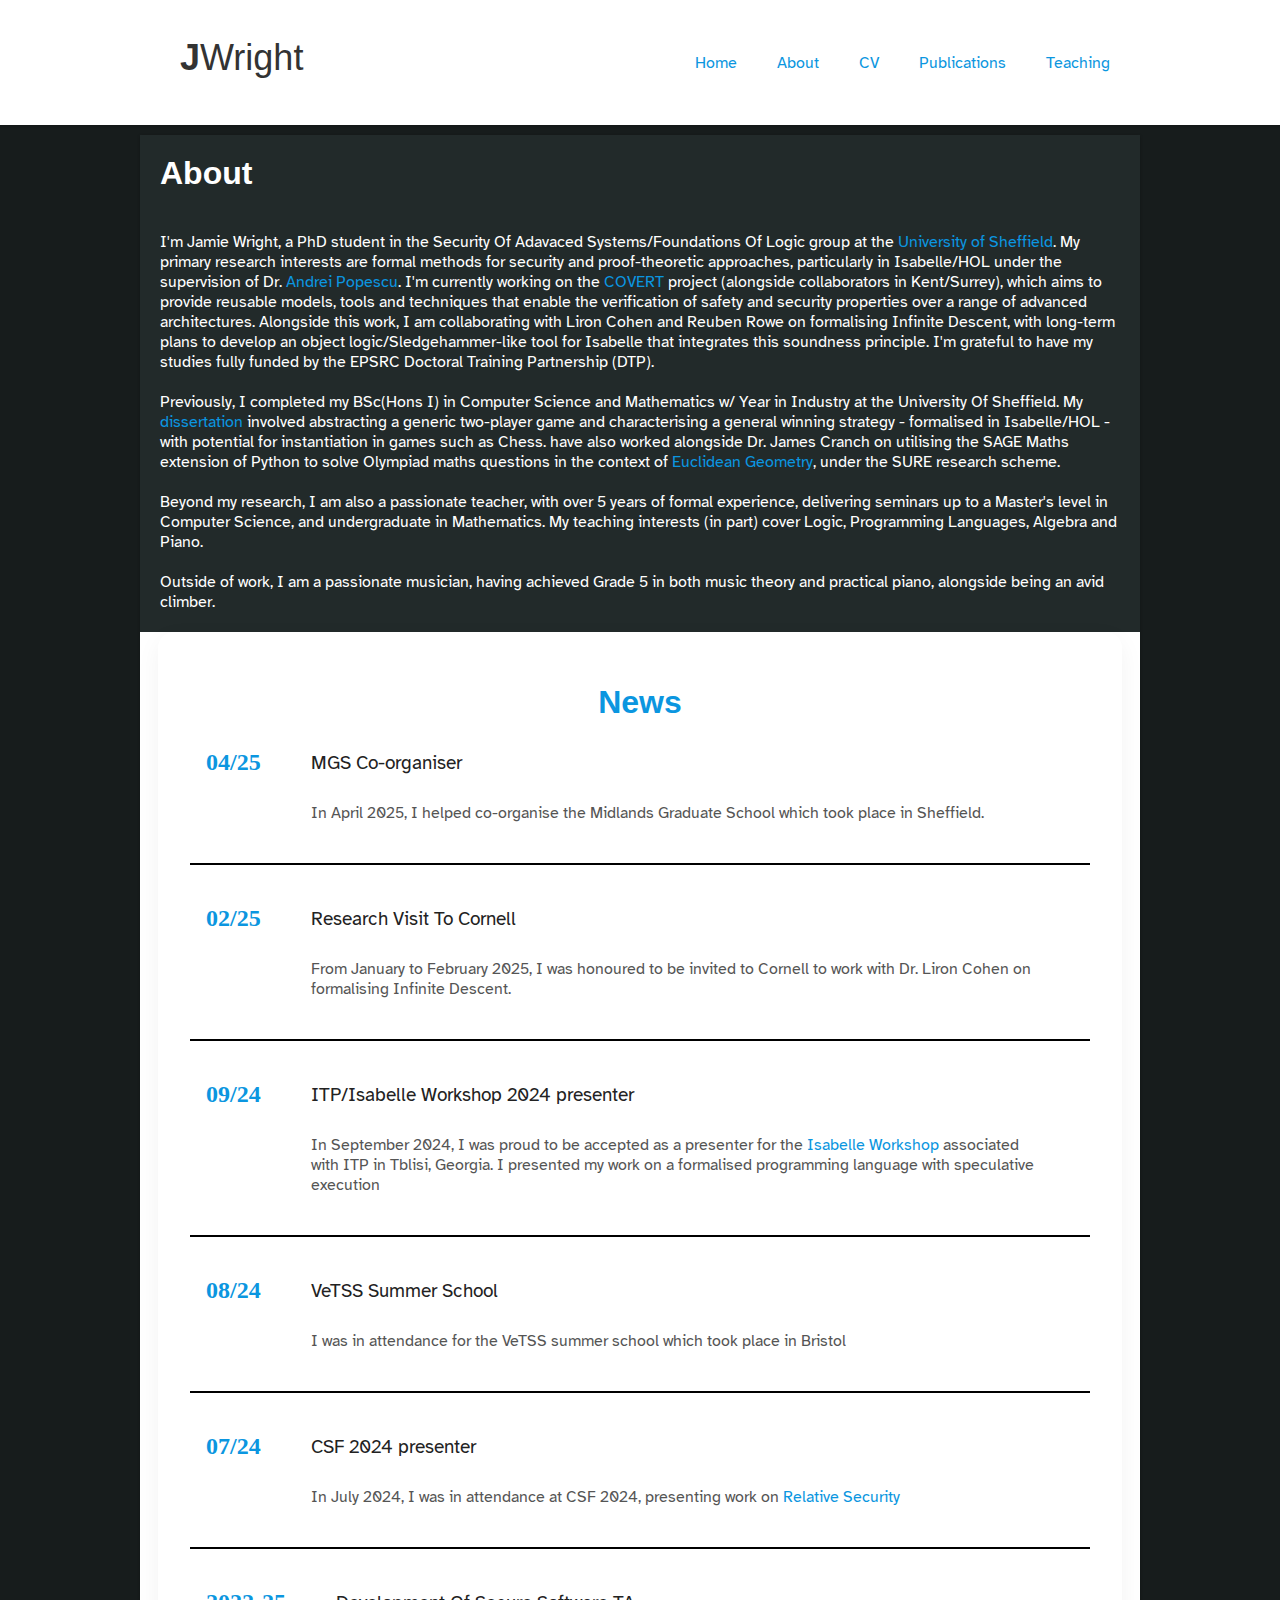
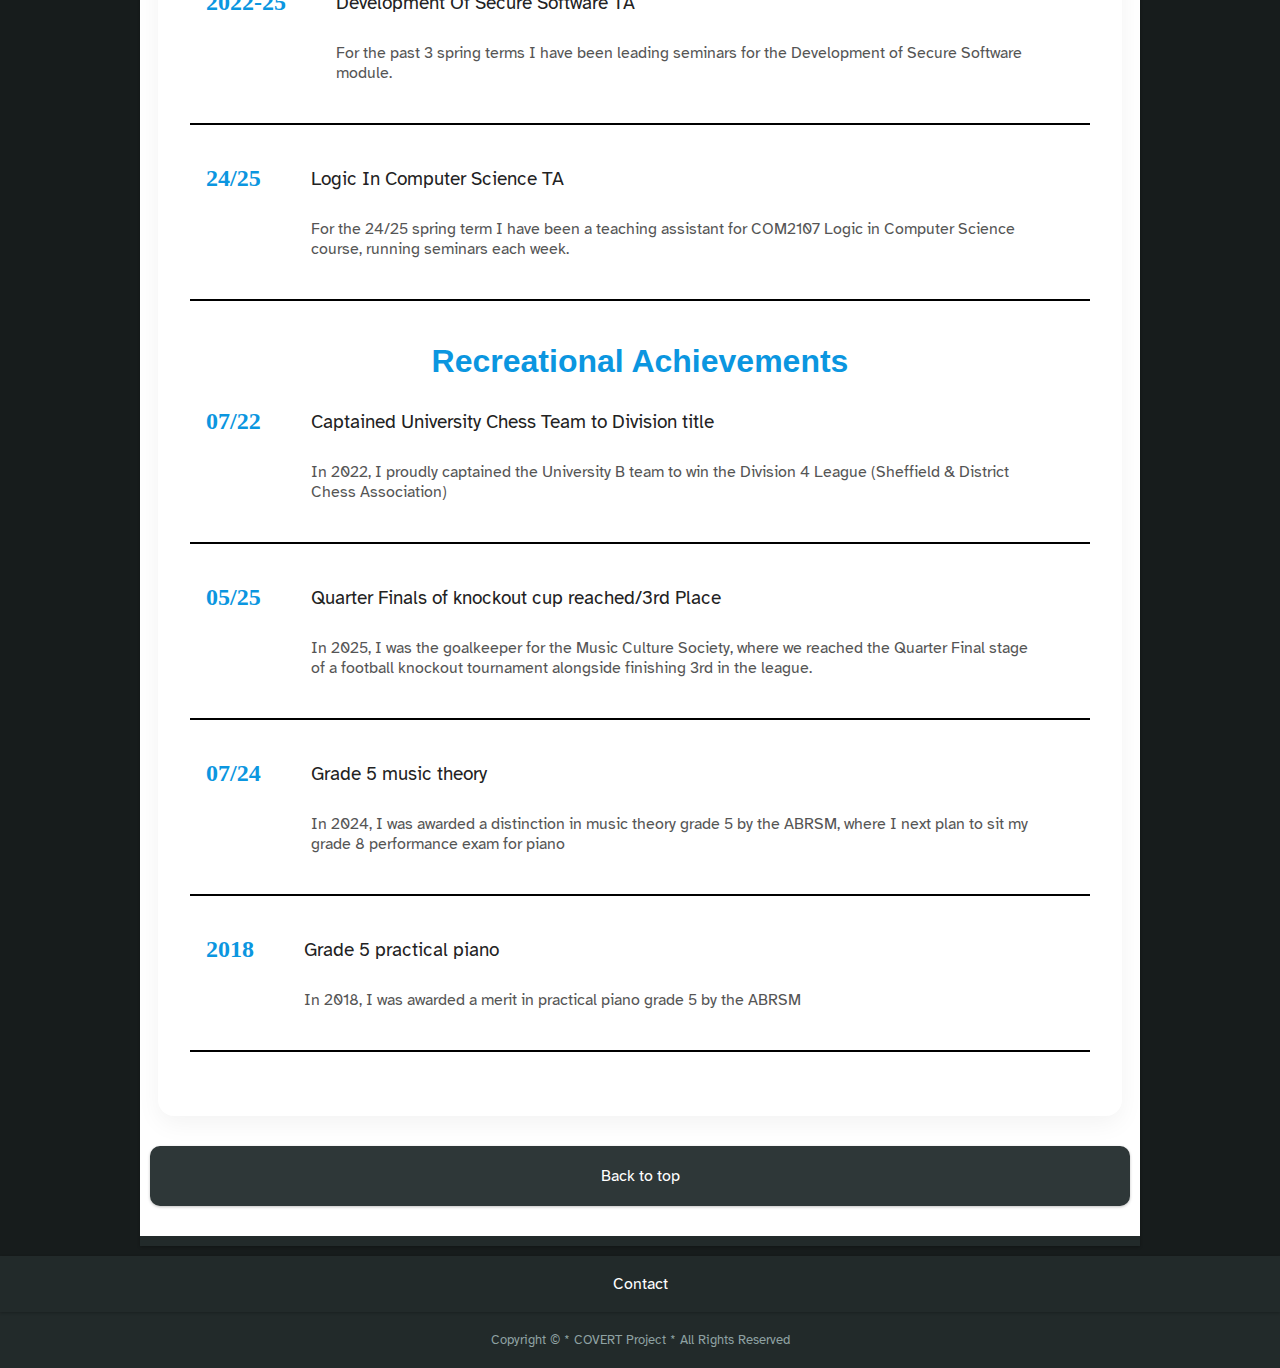
<file: about.html>
<!DOCTYPE html>
<html lang="en">

<head>
  <meta charset="utf-8">
  <meta name="Author" content="Jamie Wright">
  <meta name="viewport" content="width=device-width, initial-scale=1">
  <title>About</title>
  <link rel="shortcut icon" type="image/x-icon" href="./images/JW.ico" />
  <link rel="stylesheet" href="./css/index.css">
  <link rel="preconnect" href="https://fonts.googleapis.com">
  <link rel="preconnect" href="https://fonts.gstatic.com" crossorigin>
  <link href="https://fonts.googleapis.com/css2?family=Atkinson+Hyperlegible:ital,wght@0,400;0,700;1,400;1,700&display=swap" rel="stylesheet">
</head>

<body>
    <!-- Desktop Menu -->
  <header>
    <div id="header-wrapper">
      <div class="menu-logo"> 
        <a href="index.html">
        <svg width="200" height="60" xmlns="http://www.w3.org/2000/svg">
            <text x="10" y="40" font-family="Segoe UI, sans-serif" font-size="36" fill="#333">
              <tspan font-weight="bold">J</tspan>Wright
            </text>
        </svg>  
        </a>
      </div>
      <div id="menu-desktop">
        <nav class="desktop-nav">
          <ul>
              <li><a class="menu-item-text" href="index.html">Home</a></li>
              <li><a class="menu-item-text" href="about.html">About</a></li>
              <li><a class="menu-item-text" href="Jamie_Wright_CV.pdf">CV</a></li>
              <li><a class="menu-item-text" href="publications.html">Publications</a></li>
              <li><a class="menu-item-text" href="teaching.html">Teaching</a></li>
          </ul>
        </nav>
      </div>
    </div>
  </header>
  
  <div id="wrapper">

    <!-- Mobile Menu -->
    <div id="menu-mobile" class="sticky">
      <nav>
        <div class="collapsible-menu">
          <input type="checkbox" id="menu">
          <label for="menu" class = "menu-logo"> 
          <svg width="200" height="60" xmlns="http://www.w3.org/2000/svg">
            <text x="10" y="40" font-family="Segoe UI, sans-serif" font-size="36" fill="#333">
              <tspan font-weight="bold">J</tspan>Wright
            </text>
          </svg>     
          </label>
          <div class="menu-content">
            <ul id="header-menu">
              <li><a class="menu-item-text" href="index.html">Home</a></li>
              <li><a class="menu-item-text" href="about.html">About</a></li>
              <li><a class="menu-item-text" href="Jamie_Wright_CV.pdf">CV</a></li>
              <li><a class="menu-item-text" href="publications.html">Publications</a></li>
              <li><a class="menu-item-text" href="teaching.html">Teaching</a></li>
            </ul>
          </div>            
        </div>        
      </nav>
    </div>
  

    <h1>About</h1>
    
    <p class="about">
          I'm Jamie Wright, a PhD student in the Security Of Adavaced Systems/Foundations Of Logic group at the <a href="https://www.sheffield.ac.uk/dcs" class="UOS">University of Sheffield</a>.
          My primary research interests are formal methods for security and proof-theoretic approaches, particularly in Isabelle/HOL under the supervision of Dr. <a href="https://www.andreipopescu.uk/" class="UOS">Andrei Popescu</a>.
          I'm currently working on the <a href="https://covert-project.github.io/site/" class="UOS">COVERT</a> project (alongside collaborators in Kent/Surrey), which aims to provide reusable models, tools and techniques that enable the verification of safety and security properties over a range of advanced architectures.
          Alongside this work, I am collaborating with Liron Cohen and Reuben Rowe on formalising Infinite Descent, with long-term plans to develop an object logic/Sledgehammer-like tool for Isabelle that integrates this soundness principle.
          I'm grateful to have my studies fully funded by the EPSRC Doctoral Training Partnership (DTP).
          <br><br>
          Previously, I completed my BSc(Hons I) in Computer Science and Mathematics w/ Year in Industry at the University Of Sheffield. My <a href="https://github.com/JamieRWright/ChessInIsabelle" class="UOS">dissertation</a> involved abstracting a generic two-player game and characterising a general winning strategy - formalised in Isabelle/HOL - with potential for instantiation in games such as Chess. have also worked alongside Dr. James Cranch on utilising the SAGE Maths extension of Python to solve Olympiad maths questions in the context of <a href="https://github.com/JamieRWright/Euclidean-Geometry" class="UOS">Euclidean Geometry</a>, under the SURE research scheme.
          <br><br>
          Beyond my research, I am also a passionate teacher, with over 5 years of formal experience, delivering seminars up to a Master's level in Computer Science, and undergraduate in Mathematics. My teaching interests (in part) cover Logic, Programming Languages, Algebra and Piano.
      <br><br>
      Outside of work, I am a passionate musician, having achieved Grade 5 in both music theory and practical piano, alongside being an avid climber.
    </p>

    <!--Our vision-->
    <main>
      <section class="objectives-section">
      <h1>News</h1>
      <div class="objective">
        <div class="objective-number">04/25</div>
        <div class="objective-text">
          <h3>MGS Co-organiser</h3>
          <p>In April 2025, I helped co-organise the Midlands Graduate School which took place in Sheffield.</p>
        </div>
      </div>
      <div class="objective">
        <div class="objective-number">02/25</div>
        <div class="objective-text">
          <h3>Research Visit To Cornell</h3>
          <p>From January to February 2025, I was honoured to be invited to Cornell to work with Dr. Liron Cohen on formalising Infinite Descent.</p>
        </div>
      </div>
      <div class="objective">
        <div class="objective-number">09/24</div>
        <div class="objective-text">
          <h3>ITP/Isabelle Workshop 2024 presenter</h3>
          <p>In September 2024, I was proud to be accepted as a presenter for the <a href="https://sketis.net/isabelle/isabelle-workshop-2024" class="UOS">Isabelle Workshop</a> associated with ITP in Tblisi, Georgia. I presented my work on a formalised programming language with speculative execution</p>
        </div>
      </div>
      <div class="objective">
        <div class="objective-number">08/24</div>
        <div class="objective-text">
          <h3>VeTSS Summer School</h3>
          <p>I was in attendance for the VeTSS summer school which took place in Bristol</p>
        </div>
      </div>
      <div class="objective">
        <div class="objective-number">07/24</div>
        <div class="objective-text">
          <h3>CSF 2024 presenter</h3>
          <p>In July 2024, I was in attendance at CSF 2024, presenting work on <a href="https://www.computer.org/csdl/proceedings-article/csf/2024/620300a409/1W0eVVRRd04" class="UOS">Relative Security</a></p>
        </div>
      </div>
      <div class="objective">
        <div class="objective-number">2022-25</div>
        <div class="objective-text">
          <h3>Development Of Secure Software TA</h3>
          <p>For the past 3 spring terms I have been leading seminars for the Development of Secure Software module.</p>
        </div>
      </div>
      <div class="objective">
        <div class="objective-number">24/25</div>
        <div class="objective-text">
          <h3>Logic In Computer Science TA</h3>
          <p>For the 24/25 spring term I have been a teaching assistant for COM2107 Logic in Computer Science course, running seminars each week.</p>
        </div>
      </div>
      <h1>Recreational Achievements</h1>
      <div class="objective">
        <div class="objective-number">07/22</div>
        <div class="objective-text">
          <h3>Captained University Chess Team to Division title</h3>
          <p>In 2022, I proudly captained the University B team to win the Division 4 League (Sheffield & District Chess Association) </p>
        </div>
      </div>
      <div class="objective">
        <div class="objective-number">05/25</div>
        <div class="objective-text">
          <h3>Quarter Finals of knockout cup reached/3rd Place</h3>
          <p>In 2025, I was the goalkeeper for the Music Culture Society, where we reached the Quarter Final stage of a football knockout tournament alongside finishing 3rd in the league.</p>
        </div>
      </div>
      <div class="objective">
        <div class="objective-number">07/24</div>
        <div class="objective-text">
          <h3>Grade 5 music theory</h3>
          <p>In 2024, I was awarded a distinction in music theory grade 5 by the ABRSM, where I next plan to sit my grade 8 performance exam for piano</p>
        </div>
      </div>
      <div class="objective">
        <div class="objective-number">2018</div>
        <div class="objective-text">
          <h3>Grade 5 practical piano</h3>
          <p>In 2018, I was awarded a merit in practical piano grade 5 by the ABRSM</p>
        </div>
      </div>

      <!-- Add more objectives as needed -->
    </section>
  
      <a id="button-link" href="#top">
        <div id="button">
          <p>Back to top</p>
        </div>
      </a>
          
    </main>

  </div>
  
  <!-- Footer -->
  <footer>
    <nav class="footer-style">
      <ul id="footer-menu">
        <li class="footer-link"><a class="footer-text" href="contact.html">Contact</a></li> 
      </ul>
    </nav>     
    <p class="footer-info">Copyright © * COVERT Project * All Rights Reserved</p>   
  </footer> 
</body>


</html>
</file>
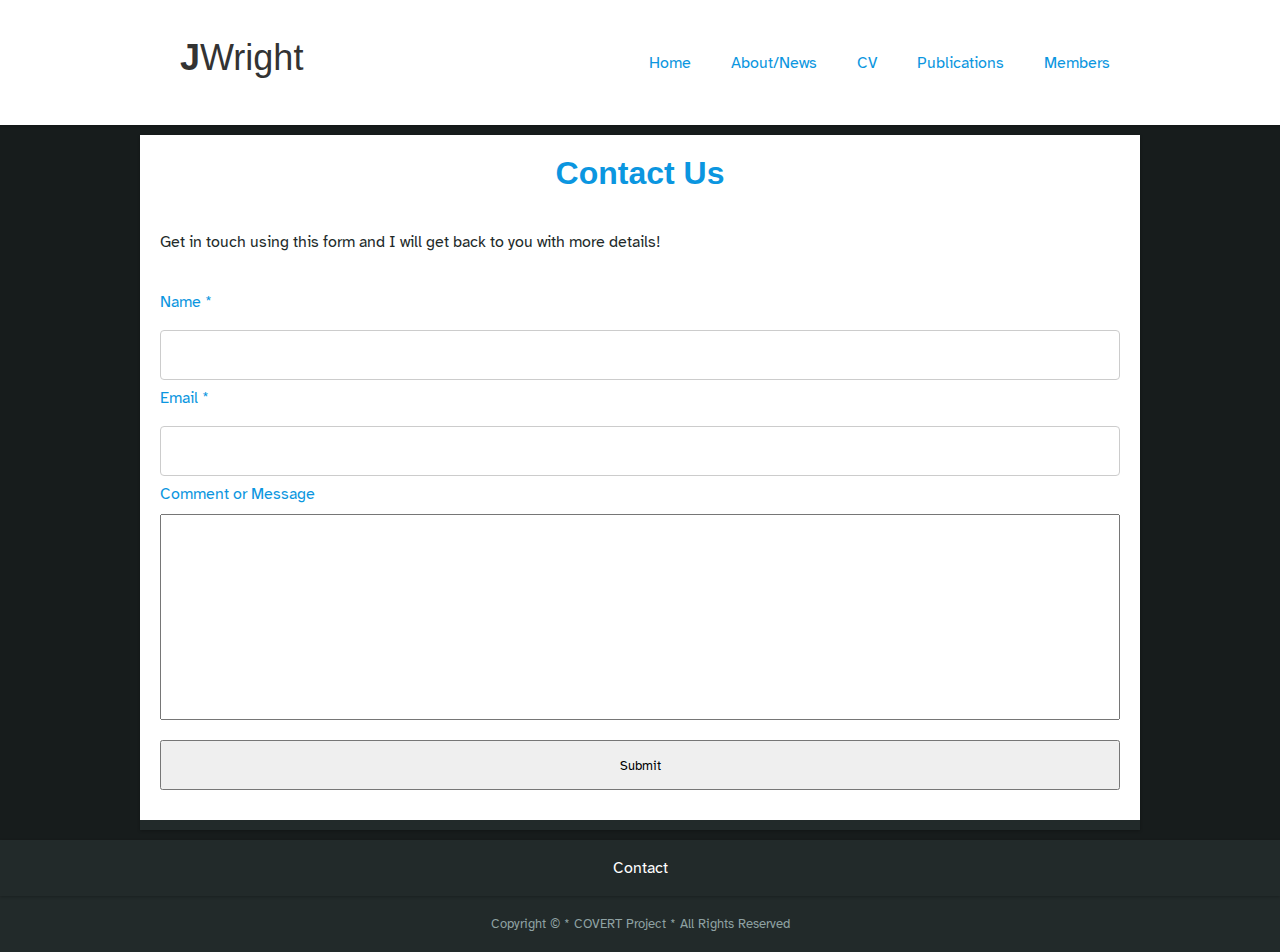
<file: contact.html>
<!DOCTYPE html>
<html lang="en">

<head>
  <meta charset="utf-8">
  <meta name="Author" content="Jamie Wright">
  <title>Contact</title>
  <link rel="shortcut icon" type="image/x-icon" href="./images/JW.ico" />
  <meta name="viewport" content="width=device-width, initial-scale=1">
  <link rel="stylesheet" href="./css/index.css">
  <link rel="preconnect" href="https://fonts.googleapis.com">
  <link rel="preconnect" href="https://fonts.gstatic.com" crossorigin>
  <link href="https://fonts.googleapis.com/css2?family=Atkinson+Hyperlegible:ital,wght@0,400;0,700;1,400;1,700&display=swap" rel="stylesheet">
</head>

<body>
    <!-- Desktop Menu -->
  <header>
    <div id="header-wrapper">
      <div class="menu-logo"> 
        <a href="index.html">
                    <svg width="200" height="60" xmlns="http://www.w3.org/2000/svg">
            <text x="10" y="40" font-family="Segoe UI, sans-serif" font-size="36" fill="#333">
              <tspan font-weight="bold">J</tspan>Wright
            </text>
          </svg>  
        </a>
      </div>
      <div id="menu-desktop">
        <nav class="desktop-nav">
          <ul>
              <li><a class="menu-item-text" href="index.html">Home</a></li>
              <li><a class="menu-item-text" href="about.html">About/News</a></li>
              <li><a class="menu-item-text" href="Jamie_Wright_CV.pdf">CV</a></li>
              <li><a class="menu-item-text" href="publications.html">Publications</a></li>
              <li><a class="menu-item-text" href="teaching.html">Members</a></li>
          </ul>
        </nav>
      </div>
    </div>
  </header>
  
  <div id="wrapper">

    <!-- Mobile Menu -->
    <div id="menu-mobile" class="sticky">
      <nav>
        <div class="collapsible-menu">
          <input type="checkbox" id="menu">
          <label for="menu" class = "menu-logo">             
          <svg width="200" height="60" xmlns="http://www.w3.org/2000/svg">
            <text x="10" y="40" font-family="Segoe UI, sans-serif" font-size="36" fill="#333">
              <tspan font-weight="bold">J</tspan>Wright
            </text>
          </svg>     
          </label>
          
          <div class="menu-content">
            <ul id="header-menu">
              <li><a class="menu-item-text" href="index.html">Home</a></li>
              <li><a class="menu-item-text" href="about.html">About/News</a></li>
              <li><a class="menu-item-text" href="Jamie_Wright_CV.pdf">CV</a></li>
              <li><a class="menu-item-text" href="publications.html">Publications</a></li>
              <li><a class="menu-item-text" href="teaching.html">Members</a></li>
            </ul>
          </div>            
        </div>        
      </nav>
    </div>


    <main>
    <div class="Alt-sect">
      <h1>Contact Us</h1>
      <p>Get in touch using this form and I will get back to you with more details!</p>
      
      <form name="emailComment" data-formid="451" method="post" enctype="text/plain" action="mailto:jwright8@sheffield.ac.uk?subject=Portfolio" onsubmit="alert('Mail Sent');">
        <label class="formInput" for="name">Name <span class="required">*</span></label>
        <input type="text" id="Name" required>
        
        <label class="formInput" for="emailAddress">Email <span class="required">*</span></label>
        <input type="text" id="emailAddress" name="emailAddress" required>
      
        <label for="comment">Comment or Message</label>
        <textarea id="text" name="comment" style="height:200px"></textarea>
          
        <div id="formButtons">
          <input type="submit" name="submit" id="submit" value="Submit">
        </div>
          
      </form>
      </div>

    </main>
    
  </div>
  
  <!-- Footer -->
  <footer>
    <nav class="footer-style">
      <ul id="footer-menu">
        <li class="footer-link"><a class="footer-text" href="contact.html">Contact</a></li> 
      </ul>
    </nav>     
    <p class="footer-info">Copyright © * COVERT Project * All Rights Reserved</p>   
  </footer> 
</body>

</html>
</file>
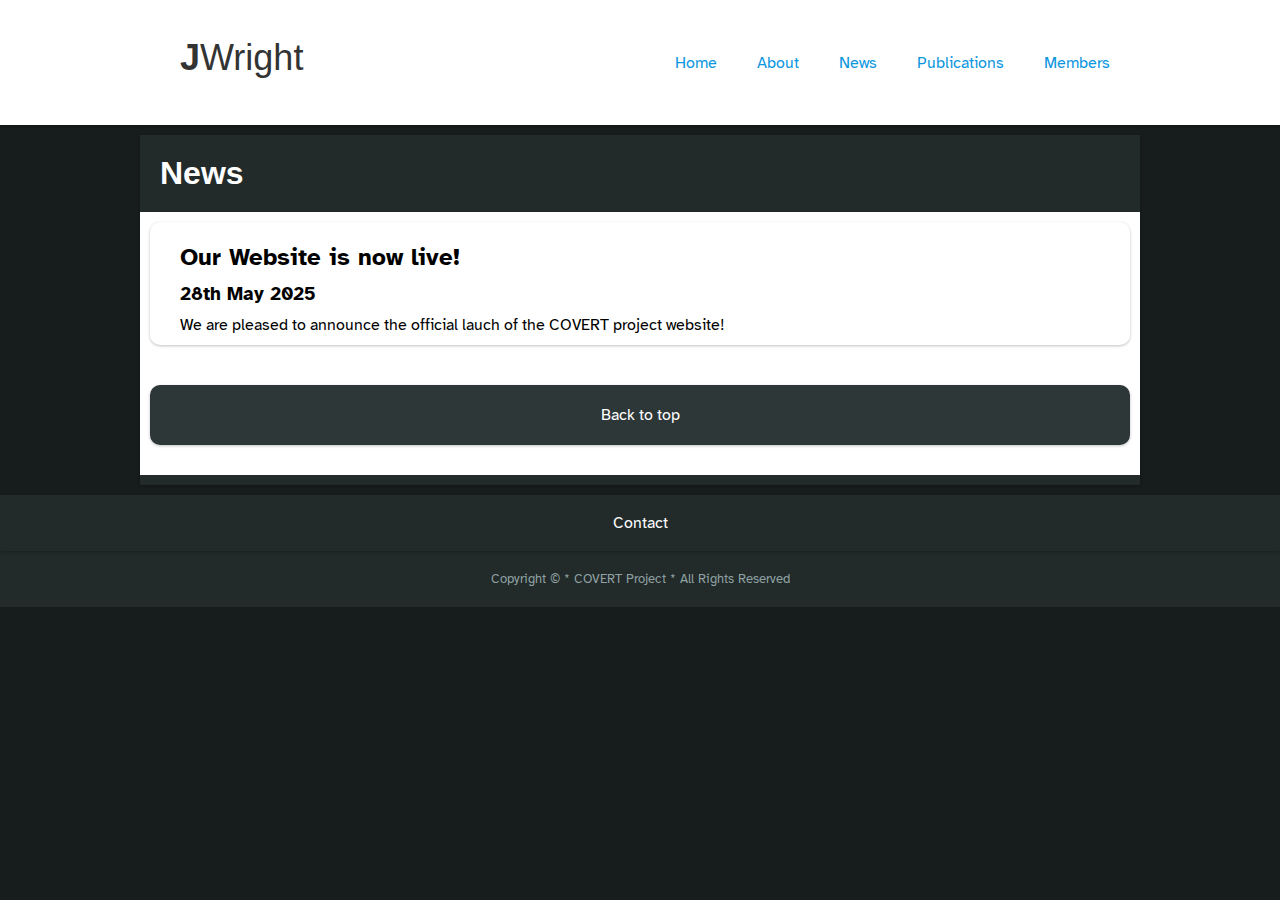
<file: CV.html>
<!DOCTYPE html>
<html lang="en">

<head>
  <meta charset="utf-8">
  <meta name="Author" content="Jamie Wright">
  <meta name="viewport" content="width=device-width, initial-scale=1">
  <title>News</title>
  <link rel="shortcut icon" type="image/x-icon" href="./images/COVERT.ico" />
  <link rel="stylesheet" href="./css/index.css">
  <link rel="preconnect" href="https://fonts.googleapis.com">
  <link rel="preconnect" href="https://fonts.gstatic.com" crossorigin>
  <link href="https://fonts.googleapis.com/css2?family=Atkinson+Hyperlegible:ital,wght@0,400;0,700;1,400;1,700&display=swap" rel="stylesheet">
</head>

<body>
    <!-- Desktop Menu -->
  <header>
    <div id="header-wrapper">
      <div class="menu-logo"> 
        <a href="index.html">
          <svg width="200" height="60" xmlns="http://www.w3.org/2000/svg">
            <text x="10" y="40" font-family="Segoe UI, sans-serif" font-size="36" fill="#333">
              <tspan font-weight="bold">J</tspan>Wright
            </text>
          </svg>  
        </a>
      </div>
      <div id="menu-desktop">
        <nav class="desktop-nav">
          <ul>
              <li><a class="menu-item-text" href="index.html">Home</a></li>
              <li><a class="menu-item-text" href="about.html">About</a></li>
              <li><a class="menu-item-text" href="news.html">News</a></li>
              <li><a class="menu-item-text" href="publications.html">Publications</a></li>
              <li><a class="menu-item-text" href="teaching.html">Members</a></li>
          </ul>
        </nav>
      </div>
    </div>
  </header>
  
  <div id="wrapper">

    <!-- Mobile Menu -->
    <div id="menu-mobile" class="sticky">
      <nav>
        <div class="collapsible-menu">
          <input type="checkbox" id="menu">
          <label for="menu" class = "menu-logo">
          <svg width="200" height="60" xmlns="http://www.w3.org/2000/svg">
            <text x="10" y="40" font-family="Segoe UI, sans-serif" font-size="36" fill="#333">
              <tspan font-weight="bold">J</tspan>Wright
            </text>
          </svg>   
          </label>
          <div class="menu-content">
            <ul id="header-menu">
              <li><a class="menu-item-text" href="index.html">Home</a></li>
              <li><a class="menu-item-text" href="about.html">About</a></li>
              <li><a class="menu-item-text" href="news.html">News</a></li>
              <li><a class="menu-item-text" href="publications.html">Publications</a></li>
              <li><a class="menu-item-text" href="teaching.html">Members</a></li>
            </ul>
          </div>            
        </div>        
      </nav>
    </div>
  
    <h1>News</h1>

    <main>
      <div class="flex-card">
          <div class="flex-card-content">
            <div class="flex-card-text">
              <h2 class="card-title">Our Website is now live!</h2>
              <h3 class="card-description"><b>28th May 2025</b></h3>
              <p class="card-description">
                We are pleased to announce the official lauch of the COVERT project website!
              </p>
            </div>     

          </div>      
      </div>
  
      <a id="button-link" href="#top">
        <div id="button">
          <p>Back to top</p>
        </div>
      </a>
          
    </main>

  </div>
  
  <!-- Footer -->
  <footer>
    <nav class="footer-style">
      <ul id="footer-menu">
        <li class="footer-link"><a class="footer-text" href="contact.html">Contact</a></li> 
      </ul>
    </nav>     
    <p class="footer-info">Copyright © * COVERT Project * All Rights Reserved</p>   
  </footer> 
</body>


</html>
</file>
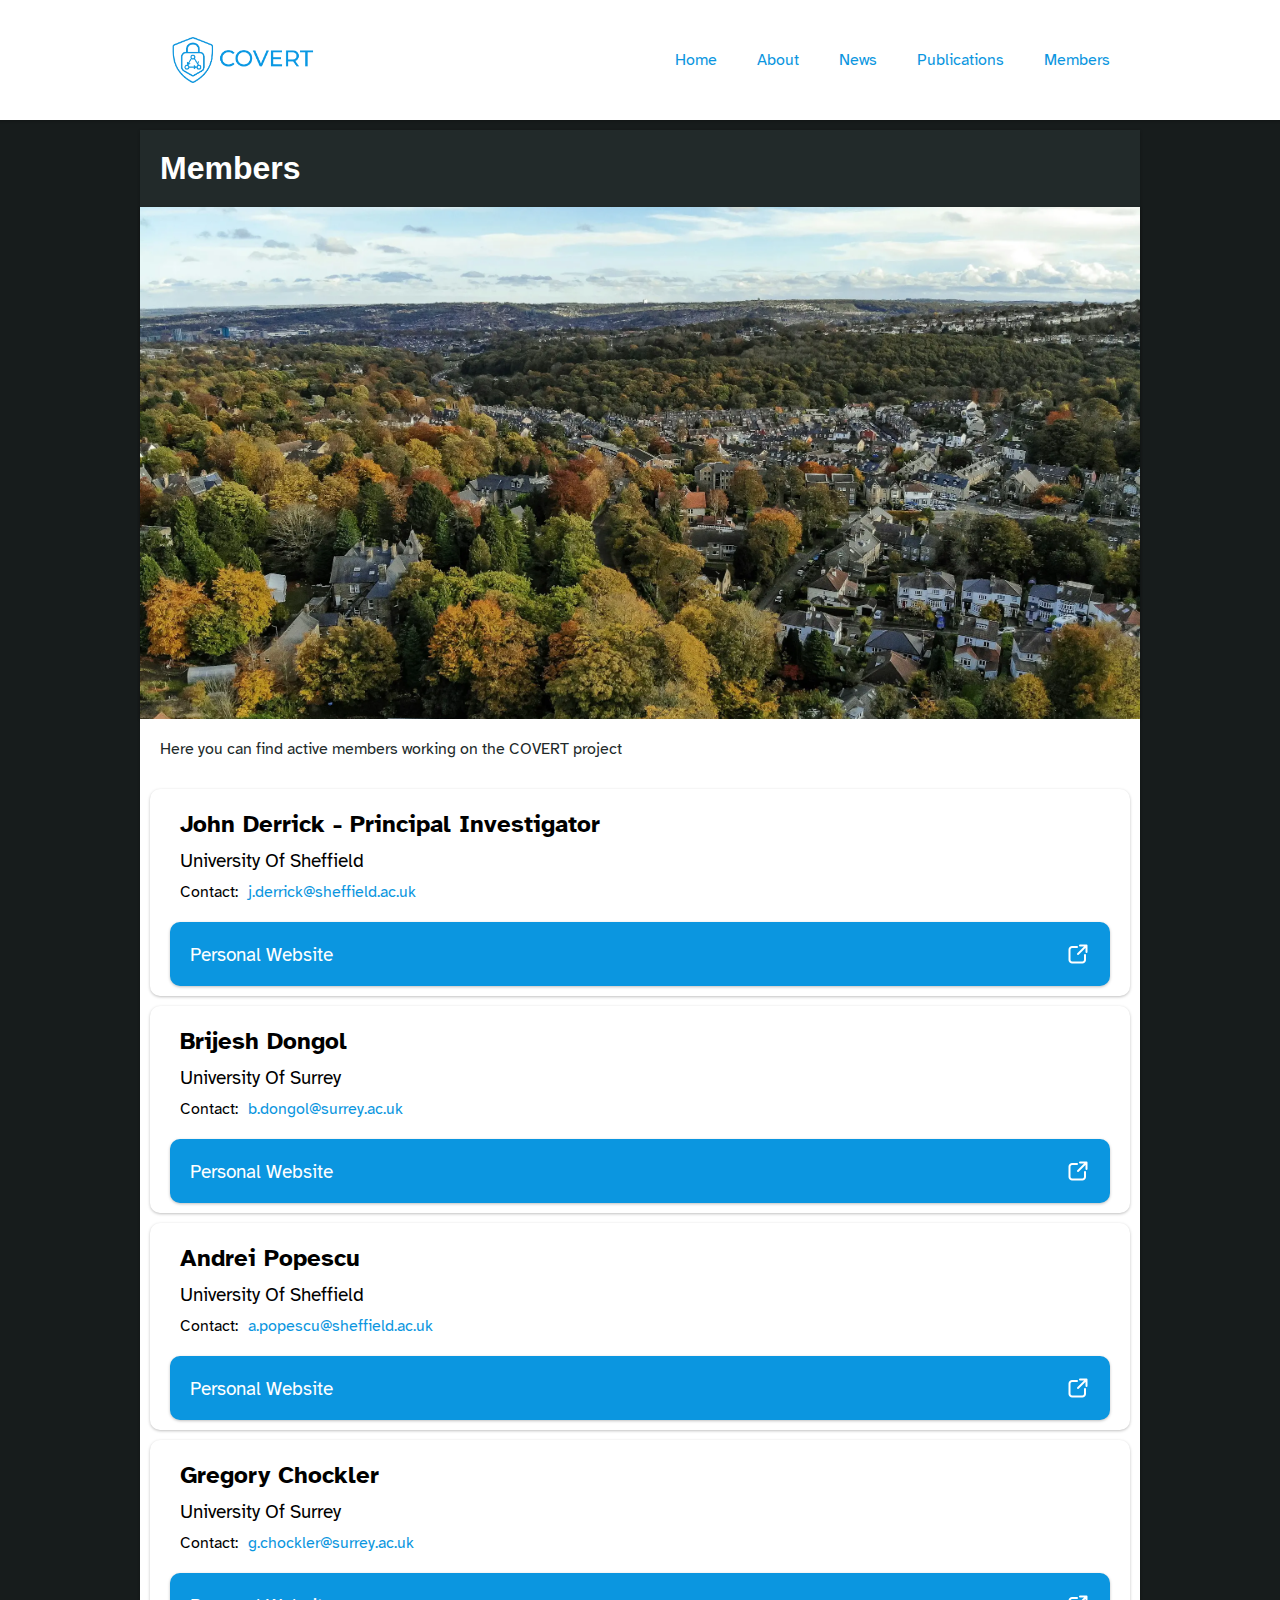
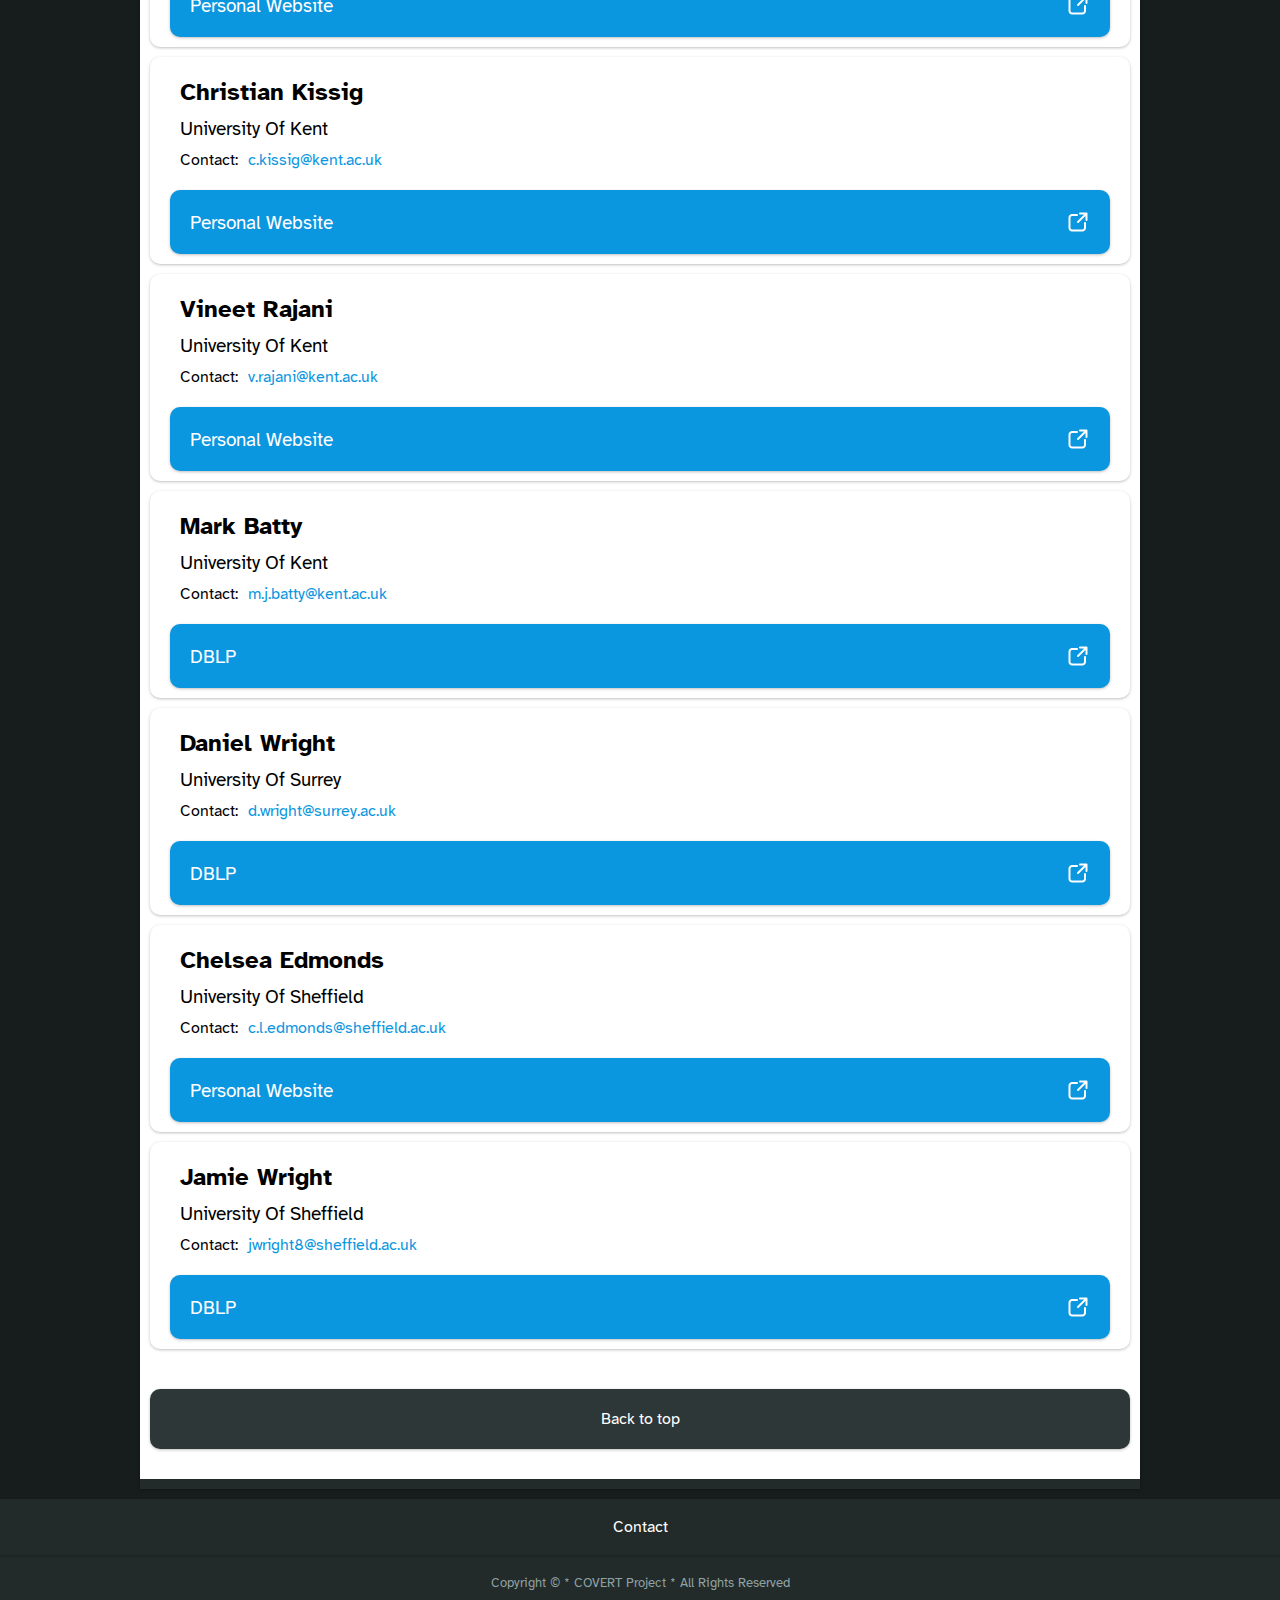
<file: members.html>
<!DOCTYPE html>
<html lang="en">

<head>
  <meta charset="utf-8">
  <meta name="Author" content="Jamie Wright">
  <meta name="viewport" content="width=device-width, initial-scale=1">
  <title>Members</title>
  <link rel="shortcut icon" type="image/x-icon" href="./images/COVERT.ico" />
  <link rel="stylesheet" href="./css/index.css">
  <link rel="preconnect" href="https://fonts.googleapis.com">
  <link rel="preconnect" href="https://fonts.gstatic.com" crossorigin>
  <link href="https://fonts.googleapis.com/css2?family=Atkinson+Hyperlegible:ital,wght@0,400;0,700;1,400;1,700&display=swap" rel="stylesheet">
</head>

<body>
    <!-- Desktop Menu -->
  <header>
    <div id="header-wrapper">
      <div class="menu-logo"> 
        <a href="index.html">
          <img src="./images/COVERT_named.png" height="100" />
        </a>
      </div>
      <div id="menu-desktop">
        <nav class="desktop-nav">
          <ul>
              <li><a class="menu-item-text" href="index.html">Home</a></li>
              <li><a class="menu-item-text" href="about.html">About</a></li>
              <li><a class="menu-item-text" href="news.html">News</a></li>
              <li><a class="menu-item-text" href="publications.html">Publications</a></li>
              <li><a class="menu-item-text" href="members.html">Members</a></li>
          </ul>
        </nav>
      </div>
    </div>
  </header>
  
  <div id="wrapper">

    <!-- Mobile Menu -->
    <div id="menu-mobile" class="sticky">
      <nav>
        <div class="collapsible-menu">
          <input type="checkbox" id="menu">
          <label for="menu" class = "menu-logo"> <img src="./images/COVERT_named.png" alt="COVERT Logo" />  </label>
          <div class="menu-content">
            <ul id="header-menu">
              <li><a class="menu-item-text" href="index.html">Home</a></li>
              <li><a class="menu-item-text" href="about.html">About</a></li>
              <li><a class="menu-item-text" href="news.html">News</a></li>
              <li><a class="menu-item-text" href="publications.html">Publications</a></li>
              <li><a class="menu-item-text" href="members.html">Members</a></li>
            </ul>
          </div>            
        </div>        
      </nav>
    </div>
  
    <h1>Members</h1>
    <div class="cover-image">
      <img src="./images/sheffield-cover.webp" alt="An image depicting an overhead view of the University of Sheffield from Endcliffe." width="300">
    </div>

    <main>
      <div class="Alt-sect"><p>
        Here you can find active members working on the COVERT project
      </p></div>
      
      <!--John-->
      <div class="flex-card">
          <div class="flex-card-content">
            <div class="flex-card-text">
              <h2 class="card-title">John Derrick - Principal Investigator </h2>
              <h3 class="card-description">  University Of Sheffield</h3>
              <p class="card-description">
                Contact:<a class="card-links" href="mailto:j.derrick@sheffield.ac.uk">j.derrick@sheffield.ac.uk</a>
                <br>
              </p>
            </div>     
            
            <a class="card-link" href="https://staffwww.dcs.shef.ac.uk/people/J.Derrick/">
              <div class="card-highlight">
                <h3>Personal Website</h3>
                <img class="card-icon" src="./images/external-link.png">
              </div>
            </a>

          </div>      
      </div>
  
      <!--Brijesh-->
      <div class="flex-card">
          <div class="flex-card-content">
            <div class="flex-card-text">
              <h2 class="card-title">Brijesh Dongol</h2>
              <h3 class="card-description">University Of Surrey</h3>
              <p class="card-description">
                Contact:<a class="card-links" href="mailto:b.dongol@surrey.ac.uk">b.dongol@surrey.ac.uk</a>
                <br>
              </p>
            </div>     
            
            <a class="card-link" href="https://brijeshdongol.github.io/">
              <div class="card-highlight">
                <h3>Personal Website</h3>
                <img class="card-icon" src="./images/external-link.png">
              </div>
            </a>

          </div>      
      </div>
      
      <!--Andrei-->
      <div class="flex-card">
          <div class="flex-card-content">
            <div class="flex-card-text">
              <h2 class="card-title">Andrei Popescu</h2>
              <h3 class="card-description">University Of Sheffield</h3>
              <p class="card-description">
                Contact:<a class="card-links" href="mailto:a.popescu@sheffield.ac.uk">a.popescu@sheffield.ac.uk</a>
                <br>
              </p>
            </div>     
            
            <a class="card-link" href="https://www.andreipopescu.uk/">
              <div class="card-highlight">
                <h3>Personal Website</h3>
                <img class="card-icon" src="./images/external-link.png">
              </div>
            </a>

          </div>      
      </div>

            
      <!--Gregory-->
      <div class="flex-card">
          <div class="flex-card-content">
            <div class="flex-card-text">
              <h2 class="card-title">Gregory Chockler</h2>
              <h3 class="card-description">University Of Surrey</h3>
              <p class="card-description">
                Contact:<a class="card-links" href="mailto:g.chockler@surrey.ac.uk">g.chockler@surrey.ac.uk</a>
                <br>
              </p>
            </div>     
            
            <a class="card-link" href="https://gchockler.com/">
              <div class="card-highlight">
                <h3>Personal Website</h3>
                <img class="card-icon" src="./images/external-link.png">
              </div>
            </a>
          </div>      
      </div>

      <!--Christian-->
      <div class="flex-card">
          <div class="flex-card-content">
            <div class="flex-card-text">
              <h2 class="card-title">Christian Kissig</h2>
              <h3 class="card-description">University Of Kent</h3>
              <p class="card-description">
                Contact:<a class="card-links" href="mailto:c.kissig@kent.ac.uk">c.kissig@kent.ac.uk</a>
                <br>
              </p>
            </div>     
            
            <a class="card-link" href="https://christian.kissig.org/">
              <div class="card-highlight">
                <h3>Personal Website</h3>
                <img class="card-icon" src="./images/external-link.png">
              </div>
            </a>

          </div>      
      </div>

      <!--Vineet-->
      <div class="flex-card">
          <div class="flex-card-content">
            <div class="flex-card-text">
              <h2 class="card-title">Vineet Rajani</h2>
              <h3 class="card-description">University Of Kent</h3>
              <p class="card-description">
                Contact:<a class="card-links" href="mailto:v.rajani@kent.ac.uk">v.rajani@kent.ac.uk</a>
                <br>
              </p>
            </div>     
            
            <a class="card-link" href="https://vineetrajani.github.io/">
              <div class="card-highlight">
                <h3>Personal Website</h3>
                <img class="card-icon" src="./images/external-link.png">
              </div>
            </a>
          </div>      
      </div>

      <!--Mark-->
      <div class="flex-card">
          <div class="flex-card-content">
            <div class="flex-card-text">
              <h2 class="card-title">Mark Batty</h2>
              <h3 class="card-description">University Of Kent</h3>
              <p class="card-description">
                Contact:<a class="card-links" href="mailto:m.j.batty@kent.ac.uk">m.j.batty@kent.ac.uk</a>
                <br>
              </p>
            </div>     
            
            <a class="card-link" href="https://dblp.org/pid/04/9033.html">
              <div class="card-highlight">
                <h3>DBLP</h3>
                <img class="card-icon" src="./images/external-link.png">
              </div>
            </a>
          </div>      
      </div>

      <!--Daniel-->
      <div class="flex-card">
          <div class="flex-card-content">
            <div class="flex-card-text">
              <h2 class="card-title">Daniel Wright</h2>
              <h3 class="card-description">University Of Surrey</h3>
              <p class="card-description">
                Contact:<a class="card-links" href="mailto:d.wright@surrey.ac.uk">d.wright@surrey.ac.uk</a>
                <br>
              </p>
            </div>     
            
            <a class="card-link" href="https://dblp.org/pid/146/2756-1.html">
              <div class="card-highlight">
                <h3>DBLP</h3>
                <img class="card-icon" src="./images/external-link.png">
              </div>
            </a>
          </div>      
      </div>

      <!--Chelsea-->
      <div class="flex-card">
          <div class="flex-card-content">
            <div class="flex-card-text">
              <h2 class="card-title">Chelsea Edmonds</h2>
              <h3 class="card-description">University Of Sheffield</h3>
              <p class="card-description">
                Contact:<a class="card-links" href="mailto:c.l.edmonds@sheffield.ac.uk">c.l.edmonds@sheffield.ac.uk</a>
                <br>
              </p>
            </div>     
            
            <a class="card-link" href="https://cledmonds.github.io/">
              <div class="card-highlight">
                <h3>Personal Website</h3>
                <img class="card-icon" src="./images/external-link.png">
              </div>
            </a>
          </div>      
      </div>

      <!--Jamie-->
      <div class="flex-card">
          <div class="flex-card-content">
            <div class="flex-card-text">
              <h2 class="card-title">Jamie Wright</h2>
              <h3 class="card-description">University Of Sheffield</h3>
              <p class="card-description">
                Contact:<a class="card-links" href="mailto:d.wright@surrey.ac.uk">jwright8@sheffield.ac.uk</a>
                <br>
              </p>
            </div>     
            
            <a class="card-link" href="https://dblp.org/pid/359/9936.html">
              <div class="card-highlight">
                <h3>DBLP</h3>
                <img class="card-icon" src="./images/external-link.png">
              </div>
            </a>
          </div>      
      </div>

      <a id="button-link" href="#top">
        <div id="button">
          <p>Back to top</p>
        </div>
      </a>
          
    </main>

  </div>
  
  <!-- Footer -->
  <footer>
    <nav class="footer-style">
      <ul id="footer-menu">
        <li class="footer-link"><a class="footer-text" href="contact.html">Contact</a></li> 
      </ul>
    </nav>     
    <p class="footer-info">Copyright © * COVERT Project * All Rights Reserved</p>   
  </footer> 
</body>


</html>
</file>
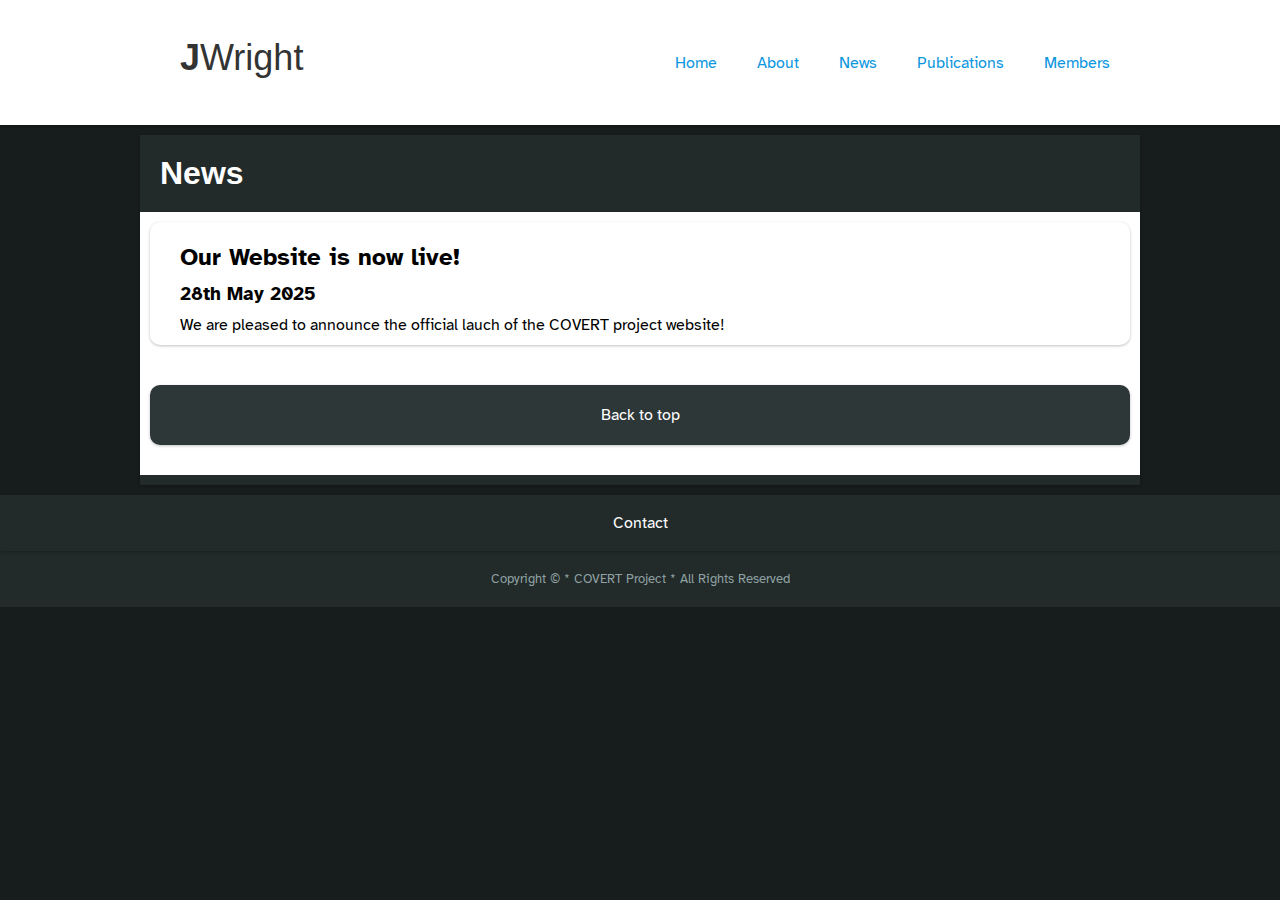
<file: news.html>
<!DOCTYPE html>
<html lang="en">

<head>
  <meta charset="utf-8">
  <meta name="Author" content="Jamie Wright">
  <meta name="viewport" content="width=device-width, initial-scale=1">
  <title>News</title>
  <link rel="shortcut icon" type="image/x-icon" href="./images/COVERT.ico" />
  <link rel="stylesheet" href="./css/index.css">
  <link rel="preconnect" href="https://fonts.googleapis.com">
  <link rel="preconnect" href="https://fonts.gstatic.com" crossorigin>
  <link href="https://fonts.googleapis.com/css2?family=Atkinson+Hyperlegible:ital,wght@0,400;0,700;1,400;1,700&display=swap" rel="stylesheet">
</head>

<body>
    <!-- Desktop Menu -->
  <header>
    <div id="header-wrapper">
      <div class="menu-logo"> 
        <a href="index.html">
          <svg width="200" height="60" xmlns="http://www.w3.org/2000/svg">
            <text x="10" y="40" font-family="Segoe UI, sans-serif" font-size="36" fill="#333">
              <tspan font-weight="bold">J</tspan>Wright
            </text>
          </svg>  
        </a>
      </div>
      <div id="menu-desktop">
        <nav class="desktop-nav">
          <ul>
              <li><a class="menu-item-text" href="index.html">Home</a></li>
              <li><a class="menu-item-text" href="about.html">About</a></li>
              <li><a class="menu-item-text" href="news.html">News</a></li>
              <li><a class="menu-item-text" href="publications.html">Publications</a></li>
              <li><a class="menu-item-text" href="teaching.html">Members</a></li>
          </ul>
        </nav>
      </div>
    </div>
  </header>
  
  <div id="wrapper">

    <!-- Mobile Menu -->
    <div id="menu-mobile" class="sticky">
      <nav>
        <div class="collapsible-menu">
          <input type="checkbox" id="menu">
          <label for="menu" class = "menu-logo">
          <svg width="200" height="60" xmlns="http://www.w3.org/2000/svg">
            <text x="10" y="40" font-family="Segoe UI, sans-serif" font-size="36" fill="#333">
              <tspan font-weight="bold">J</tspan>Wright
            </text>
          </svg>   
          </label>
          <div class="menu-content">
            <ul id="header-menu">
              <li><a class="menu-item-text" href="index.html">Home</a></li>
              <li><a class="menu-item-text" href="about.html">About</a></li>
              <li><a class="menu-item-text" href="news.html">News</a></li>
              <li><a class="menu-item-text" href="publications.html">Publications</a></li>
              <li><a class="menu-item-text" href="teaching.html">Members</a></li>
            </ul>
          </div>            
        </div>        
      </nav>
    </div>
  
    <h1>News</h1>

    <main>
      <div class="flex-card">
          <div class="flex-card-content">
            <div class="flex-card-text">
              <h2 class="card-title">Our Website is now live!</h2>
              <h3 class="card-description"><b>28th May 2025</b></h3>
              <p class="card-description">
                We are pleased to announce the official lauch of the COVERT project website!
              </p>
            </div>     

          </div>      
      </div>
  
      <a id="button-link" href="#top">
        <div id="button">
          <p>Back to top</p>
        </div>
      </a>
          
    </main>

  </div>
  
  <!-- Footer -->
  <footer>
    <nav class="footer-style">
      <ul id="footer-menu">
        <li class="footer-link"><a class="footer-text" href="contact.html">Contact</a></li> 
      </ul>
    </nav>     
    <p class="footer-info">Copyright © * COVERT Project * All Rights Reserved</p>   
  </footer> 
</body>


</html>
</file>
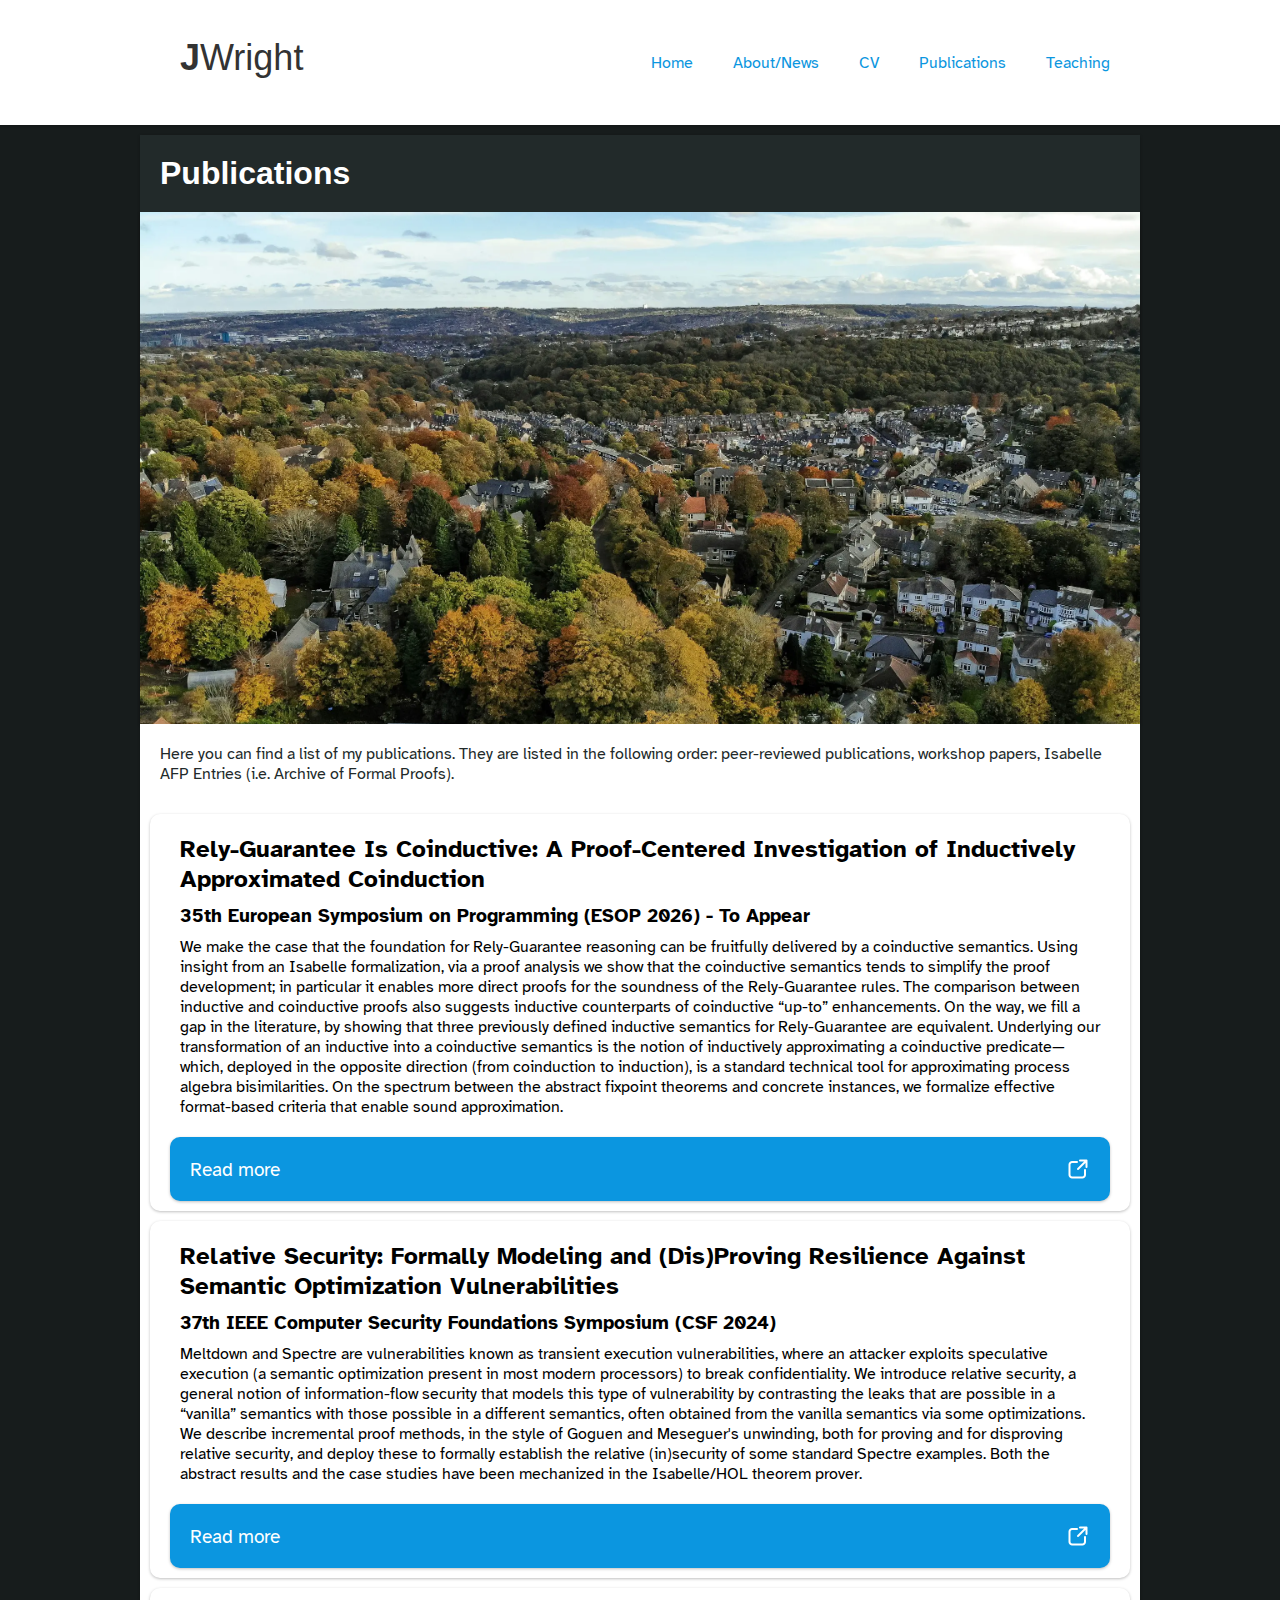
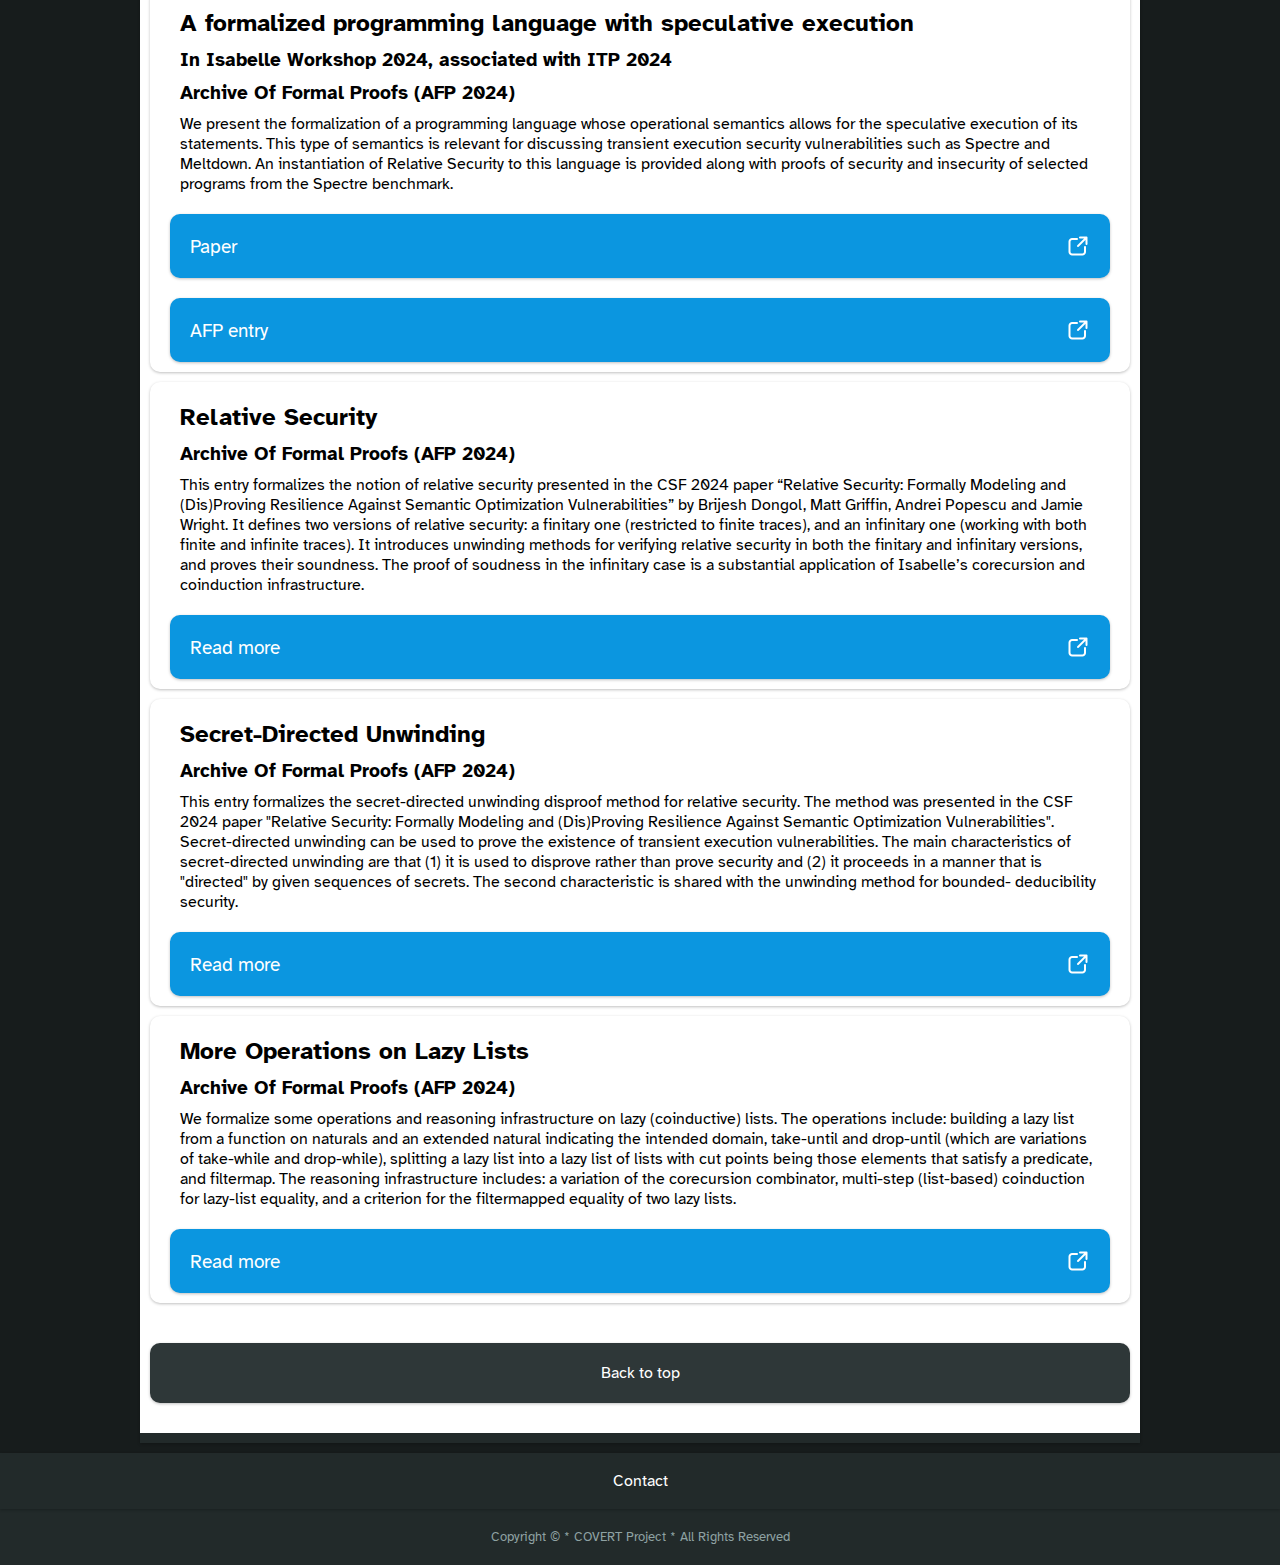
<file: publications.html>
<!DOCTYPE html>
<html lang="en">

<head>
  <meta charset="utf-8">
  <meta name="Author" content="Jamie Wright">
  <meta name="viewport" content="width=device-width, initial-scale=1">
  <title>Publications</title>
  <link rel="shortcut icon" type="image/x-icon" href="./images/JW.ico" />
  <link rel="stylesheet" href="./css/index.css">
  <link rel="preconnect" href="https://fonts.googleapis.com">
  <link rel="preconnect" href="https://fonts.gstatic.com" crossorigin>
  <link href="https://fonts.googleapis.com/css2?family=Atkinson+Hyperlegible:ital,wght@0,400;0,700;1,400;1,700&display=swap" rel="stylesheet">
</head>

<body>
    <!-- Desktop Menu -->
  <header>
    <div id="header-wrapper">
      <div class="menu-logo"> 
        <a href="index.html">
                    <svg width="200" height="60" xmlns="http://www.w3.org/2000/svg">
            <text x="10" y="40" font-family="Segoe UI, sans-serif" font-size="36" fill="#333">
              <tspan font-weight="bold">J</tspan>Wright
            </text>
          </svg>  
        </a>
      </div>
      <div id="menu-desktop">
        <nav class="desktop-nav">
          <ul>
              <li><a class="menu-item-text" href="index.html">Home</a></li>
              <li><a class="menu-item-text" href="about.html">About/News</a></li>
              <li><a class="menu-item-text" href="Jamie_Wright_CV.pdf">CV</a></li>
              <li><a class="menu-item-text" href="publications.html">Publications</a></li>
              <li><a class="menu-item-text" href="teaching.html">Teaching</a></li>
          </ul>
        </nav>
      </div>
    </div>
  </header>
  
  <div id="wrapper">

    <!-- Mobile Menu -->
    <div id="menu-mobile" class="sticky">
      <nav>
        <div class="collapsible-menu">
          <input type="checkbox" id="menu">
          <label for="menu" class = "menu-logo">           
            <svg width="200" height="60" xmlns="http://www.w3.org/2000/svg">
            <text x="10" y="40" font-family="Segoe UI, sans-serif" font-size="36" fill="#333">
              <tspan font-weight="bold">J</tspan>Wright
            </text>
          </svg>    
          </label>
          <div class="menu-content">
            <ul id="header-menu">
              <li><a class="menu-item-text" href="index.html">Home</a></li>
              <li><a class="menu-item-text" href="about.html">About/News</a></li>
              <li><a class="menu-item-text" href="Jamie_Wright_CV.pdf">CV</a></li>
              <li><a class="menu-item-text" href="publications.html">Publications</a></li>
              <li><a class="menu-item-text" href="teaching.html">Teaching</a></li>
            </ul>
          </div>            
        </div>        
      </nav>
    </div>
  
    <h1>Publications</h1>
    <div class="cover-image">
      <img src="./images/sheffield-cover.webp" alt="An image depicting an overhead view of the University of Sheffield from Endcliffe." width="300">
    </div>

    <main>
      <div class="Alt-sect">
      <p>
        Here you can find a list of my publications. They are listed in the following order: peer-reviewed publications, workshop papers, Isabelle AFP Entries (i.e. Archive of Formal Proofs).
      </p></div>
      
      <!--PUBLICATION TEMPLATE, copy and paste, filling in respective info-->
      <div class="flex-card">
          <div class="flex-card-content">
            <div class="flex-card-text">
              <h2 class="card-title">Rely-Guarantee Is Coinductive: A Proof-Centered Investigation of Inductively Approximated Coinduction</h2>
              <h3 class="card-description"><b>35th European Symposium on Programming (ESOP 2026) - To Appear</b></h3>
              <p class="card-description">
                We make the case that the foundation for Rely-Guarantee
                reasoning can be fruitfully delivered by a coinductive semantics. Using
                insight from an Isabelle formalization, via a proof analysis we show
                that the coinductive semantics tends to simplify the proof development;
                in particular it enables more direct proofs for the soundness of
                the Rely-Guarantee rules. The comparison between inductive and
                coinductive proofs also suggests inductive counterparts of coinductive
                “up-to” enhancements. On the way, we fill a gap in the literature,
                by showing that three previously defined inductive semantics for
                Rely-Guarantee are equivalent. Underlying our transformation of an
                inductive into a coinductive semantics is the notion of inductively
                approximating a coinductive predicate—which, deployed in the opposite
                direction (from coinduction to induction), is a standard technical tool for
                approximating process algebra bisimilarities. On the spectrum between
                the abstract fixpoint theorems and concrete instances, we formalize
                effective format-based criteria that enable sound approximation.
              </p>
            </div>     
            
            <a class="card-link" href="Rely_Guarantee_Is_Coinductive.pdf">
              <div class="card-highlight">
                <h3>Read more</h3>
                <img class="card-icon" src="./images/external-link.png" alt="">
              </div>
            </a>

          </div>      
      </div>
      <div class="flex-card">
          <div class="flex-card-content">
            <div class="flex-card-text">
              <h2 class="card-title">Relative Security: Formally Modeling and (Dis)Proving Resilience Against Semantic Optimization Vulnerabilities</h2>
              <h3 class="card-description"><b>37th IEEE Computer Security Foundations Symposium (CSF 2024)</b></h3>
              <p class="card-description">
                Meltdown and Spectre are vulnerabilities known as transient execution vulnerabilities, where an attacker exploits speculative execution (a semantic optimization present in most modern processors) to break confidentiality. We introduce relative security, a general notion of information-flow security that models this type of vulnerability by contrasting the leaks that are possible in a “vanilla” semantics with those possible in a different semantics, often obtained from the vanilla semantics via some optimizations. We describe incremental proof methods, in the style of Goguen and Meseguer's unwinding, both for proving and for disproving relative security, and deploy these to formally establish the relative (in)security of some standard Spectre examples. Both the abstract results and the case studies have been mechanized in the Isabelle/HOL theorem prover.
              </p>
            </div>     
            
            <a class="card-link" href="https://www.computer.org/csdl/proceedings-article/csf/2024/620300a409/1W0eVVRRd04">
              <div class="card-highlight">
                <h3>Read more</h3>
                <img class="card-icon" src="./images/external-link.png" alt="">
              </div>
            </a>

          </div>      
      </div>
      <div class="flex-card">
          <div class="flex-card-content">
            <div class="flex-card-text">
              <h2 class="card-title"> A formalized programming language with speculative execution</h2>
              <h3 class="card-description"><b>In Isabelle Workshop 2024, associated with ITP 2024</b></h3>
              <h3 class="card-description"><b>Archive Of Formal Proofs (AFP 2024)</b></h3>
              <p class="card-description">
                We present the formalization of a programming language whose operational semantics allows for the speculative execution of its statements. This type of semantics is relevant for discussing transient execution security vulnerabilities such as Spectre and Meltdown. An instantiation of Relative Security to this language is provided along with proofs of security and insecurity of selected programs from the Spectre benchmark.
              </p>
            </div>     
            
            <a class="card-link" href="https://files.sketis.net/Isabelle_Workshop_2024/Isabelle_2024_paper_4.pdf">
              <div class="card-highlight">
                <h3>Paper</h3>
                <img class="card-icon" src="./images/external-link.png" alt="">
              </div>
            </a>            
            <a class="card-link" href="https://files.sketis.net/Isabelle_Workshop_2024/Isabelle_2024_paper_4.pdf">
              <div class="card-highlight">
                <h3>AFP entry</h3>
                <img class="card-icon" src="./images/external-link.png" alt="">
              </div>
            </a>
          </div>      
      </div>
      <div class="flex-card">
          <div class="flex-card-content">
            <div class="flex-card-text">
              <h2 class="card-title">Relative Security</h2>
              <h3 class="card-description"><b>Archive Of Formal Proofs (AFP 2024)</b></h3>
              <p class="card-description">
                This entry formalizes the notion of relative security presented in the CSF 2024 paper “Relative Security: Formally Modeling and (Dis)Proving Resilience Against Semantic Optimization Vulnerabilities” by Brijesh Dongol, Matt Griffin, Andrei Popescu and Jamie Wright. It defines two versions of relative security: a finitary one (restricted to finite traces), and an infinitary one (working with both finite and infinite traces). It introduces unwinding methods for verifying relative security in both the finitary and infinitary versions, and proves their soundness. The proof of soudness in the infinitary case is a substantial application of Isabelle’s corecursion and coinduction infrastructure.
              </p>
            </div>     
            
            <a class="card-link" href="https://www.isa-afp.org/entries/Relative_Security.html">
              <div class="card-highlight">
                <h3>Read more</h3>
                <img class="card-icon" src="./images/external-link.png" alt="">
              </div>
            </a>

          </div>      
      </div>
      <div class="flex-card">
          <div class="flex-card-content">
            <div class="flex-card-text">
              <h2 class="card-title">Secret-Directed Unwinding</h2>
              <h3 class="card-description"><b>Archive Of Formal Proofs (AFP 2024)</b></h3>
              <p class="card-description">
                This entry formalizes the secret-directed unwinding disproof method for relative security. The method was presented in the CSF 2024 paper "Relative Security: Formally Modeling and (Dis)Proving Resilience Against Semantic Optimization Vulnerabilities". Secret-directed unwinding can be used to prove the existence of transient execution vulnerabilities. The main characteristics of secret-directed unwinding are that (1) it is used to disprove rather than prove security and (2) it proceeds in a manner that is "directed" by given sequences of secrets. The second characteristic is shared with the unwinding method for bounded- deducibility security.
              </p>
            </div>     
            
            <a class="card-link" href="https://www.isa-afp.org/entries/Secret_Directed_Unwinding.html">
              <div class="card-highlight">
                <h3>Read more</h3>
                <img class="card-icon" src="./images/external-link.png" alt="">
              </div>
            </a>
          </div>      
      </div>
      <div class="flex-card">
          <div class="flex-card-content">
            <div class="flex-card-text">
              <h2 class="card-title">More Operations on Lazy Lists</h2>
              <h3 class="card-description"><b>Archive Of Formal Proofs (AFP 2024)</b></h3>
              <p class="card-description">
                We formalize some operations and reasoning infrastructure on lazy (coinductive) lists. The operations include: building a lazy list from a function on naturals and an extended natural indicating the intended domain, take-until and drop-until (which are variations of take-while and drop-while), splitting a lazy list into a lazy list of lists with cut points being those elements that satisfy a predicate, and filtermap. The reasoning infrastructure includes: a variation of the corecursion combinator, multi-step (list-based) coinduction for lazy-list equality, and a criterion for the filtermapped equality of two lazy lists.
              </p>
            </div>     
            
            <a class="card-link" href="https://www.isa-afp.org/entries/More_LazyLists.html">
              <div class="card-highlight">
                <h3>Read more</h3>
                <img class="card-icon" src="./images/external-link.png" alt="">
              </div>
            </a>

          </div>      
      </div>
      <!--Up to this point-->
  
      <a id="button-link" href="#top">
        <div id="button">
          <p>Back to top</p>
        </div>
      </a>
          
    </main>

  </div>
  
  <!-- Footer -->
  <footer>
    <nav class="footer-style">
      <ul id="footer-menu">
        <li class="footer-link"><a class="footer-text" href="contact.html">Contact</a></li> 
      </ul>
    </nav>     
    <p class="footer-info">Copyright © * COVERT Project * All Rights Reserved</p>   
  </footer> 
</body>


</html>
</file>
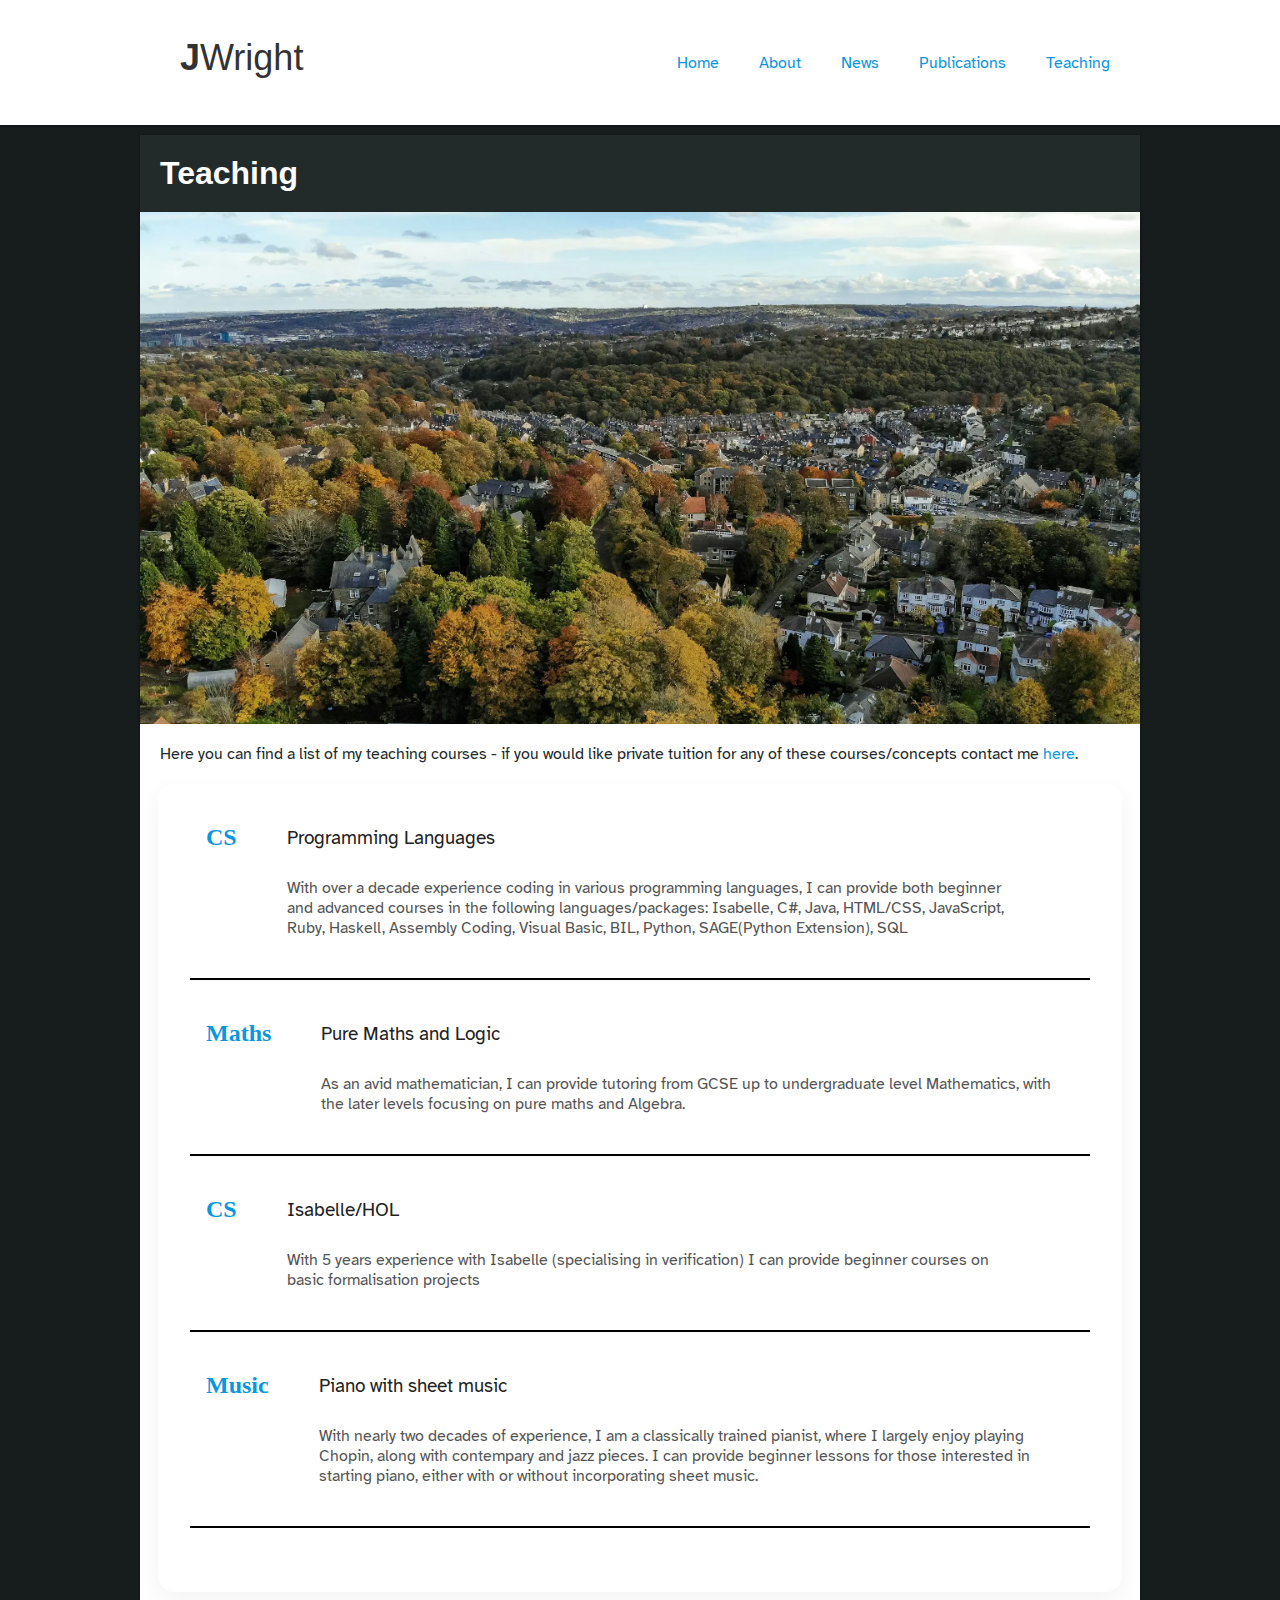
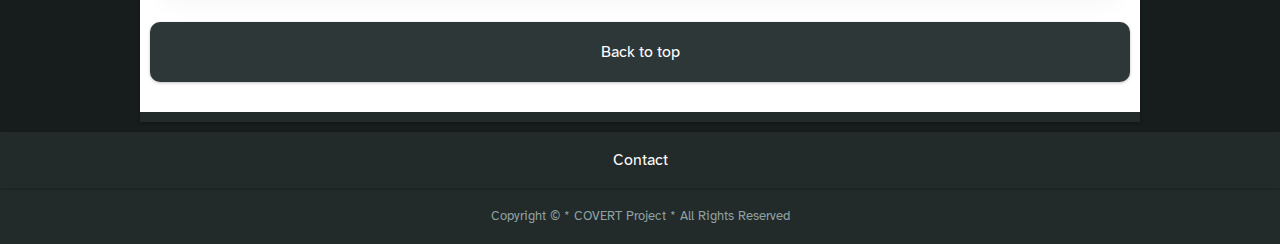
<file: teaching.html>
<!DOCTYPE html>
<html lang="en">

<head>
  <meta charset="utf-8">
  <meta name="Author" content="Jamie Wright">
  <meta name="viewport" content="width=device-width, initial-scale=1">
  <title>Teaching</title>
  <link rel="shortcut icon" type="image/x-icon" href="./images/JW.ico" />
  <link rel="stylesheet" href="./css/index.css">
  <link rel="preconnect" href="https://fonts.googleapis.com">
  <link rel="preconnect" href="https://fonts.gstatic.com" crossorigin>
  <link href="https://fonts.googleapis.com/css2?family=Atkinson+Hyperlegible:ital,wght@0,400;0,700;1,400;1,700&display=swap" rel="stylesheet">
</head>

<body>
    <!-- Desktop Menu -->
  <header>
    <div id="header-wrapper">
      <div class="menu-logo"> 
        <a href="index.html">
                    <svg width="200" height="60" xmlns="http://www.w3.org/2000/svg">
            <text x="10" y="40" font-family="Segoe UI, sans-serif" font-size="36" fill="#333">
              <tspan font-weight="bold">J</tspan>Wright
            </text>
          </svg>  
        </a>
      </div>
      <div id="menu-desktop">
        <nav class="desktop-nav">
          <ul>
              <li><a class="menu-item-text" href="index.html">Home</a></li>
              <li><a class="menu-item-text" href="about.html">About</a></li>
              <li><a class="menu-item-text" href="news.html">News</a></li>
              <li><a class="menu-item-text" href="publications.html">Publications</a></li>
              <li><a class="menu-item-text" href="teaching.html">Teaching</a></li>
          </ul>
        </nav>
      </div>
    </div>
  </header>
  
  <div id="wrapper">

    <!-- Mobile Menu -->
    <div id="menu-mobile" class="sticky">
      <nav>
        <div class="collapsible-menu">
          <input type="checkbox" id="menu">
          <label for="menu" class = "menu-logo"> 
          <svg width="200" height="60" xmlns="http://www.w3.org/2000/svg">
            <text x="10" y="40" font-family="Segoe UI, sans-serif" font-size="36" fill="#333">
              <tspan font-weight="bold">J</tspan>Wright
            </text>
          </svg>    
        </label>
          <div class="menu-content">
            <ul id="header-menu">
              <li><a class="menu-item-text" href="index.html">Home</a></li>
              <li><a class="menu-item-text" href="about.html">About</a></li>
              <li><a class="menu-item-text" href="Jamie_Wright_CV.pdf">CV</a></li>
              <li><a class="menu-item-text" href="publications.html">Publications</a></li>
              <li><a class="menu-item-text" href="teaching.html">Teaching</a></li>
            </ul>
          </div>            
        </div>        
      </nav>
    </div>
  
    <h1>Teaching</h1>
    <div class="cover-image">
      <img src="./images/sheffield-cover.webp" alt="An image depicting an overhead view of the University of Sheffield from Endcliffe." width="300">
    </div>

    <main>
      <div class="Alt-sect"><p>
        Here you can find a list of my teaching courses - if you would like private tuition for any of these courses/concepts contact me <a href="contact.html" class="UOS">here</a>.
      </p></div>
      
      <section class="objectives-section">
      <div class="objective">
        <div class="objective-number">CS</div>
        <div class="objective-text">
          <h3>Programming Languages</h3>
          <p>With over a decade experience coding in various programming languages, I can provide both beginner and advanced courses in the following languages/packages: Isabelle, C#, Java, HTML/CSS, JavaScript, Ruby, Haskell, Assembly Coding, Visual Basic, BIL, Python, SAGE(Python Extension), SQL</p>
        </div>
      </div>
      <div class="objective">
        <div class="objective-number">Maths</div>
        <div class="objective-text">
          <h3>Pure Maths and Logic</h3>
          <p>As an avid mathematician, I can provide tutoring from GCSE up to undergraduate level Mathematics, with the later levels focusing on pure maths and Algebra.</p>
        </div>
      </div>
      <div class="objective">
        <div class="objective-number">CS</div>
        <div class="objective-text">
          <h3>Isabelle/HOL</h3>
          <p>With 5 years experience with Isabelle (specialising in verification) I can provide beginner courses on basic formalisation projects</p>
        </div>
      </div>
      <div class="objective">
        <div class="objective-number">Music</div>
        <div class="objective-text">
          <h3>Piano with sheet music</h3>
          <p>With nearly two decades of experience, I am a classically trained pianist, where I largely enjoy playing Chopin, along with contempary and jazz pieces.
            I can provide beginner lessons for those interested in starting piano, either with or without incorporating sheet music.
          </p>
        </div>
      </div>

      <!-- Add more objectives as needed -->
    </section>

      <a id="button-link" href="#top">
        <div id="button">
          <p>Back to top</p>
        </div>
      </a>
          
    </main>

  </div>
  
  <!-- Footer -->
  <footer>
    <nav class="footer-style">
      <ul id="footer-menu">
        <li class="footer-link"><a class="footer-text" href="contact.html">Contact</a></li> 
      </ul>
    </nav>     
    <p class="footer-info">Copyright © * COVERT Project * All Rights Reserved</p>   
  </footer> 
</body>


</html>
</file>
<file: css/index.css>
html {
	/* Prevents mystery whitespace from appearing on the right-hand side of mobile views. */
	overflow-x: hidden;
}
h1 {
    color: #FFFFFF;
    font-family: "Montserrat",  sans-serif;
    font-size: 2em;
    font-weight: 700;
	margin-left: 0;
	margin-right: 0;
	margin: 10px;
	padding: 10px;
}

h2 {
    color: #FFFFFF;
    font-family: "Atkinson Hyperlegible", Helvetica, sans-serif;
    font-weight: 700;
	margin: 10px;
	padding: 10px;
}

h3 {
    color: #FFFFFF;
    font-family: "Atkinson Hyperlegible", Helvetica, sans-serif;
    font-weight: 400;
	margin: 10px;
	padding: 10px;
	transition: 0.25s;
}

.Covert-colour{
	color: #0b96e0;
}

header {
	width: 100%;
	box-shadow: 0 1px 3px rgba(0,0,0,.25);
	background-color: #FFFFFF;
	height: 0px;
	padding: 0px;
	display: flex;
	flex-direction: row;
	justify-content: center;
}

.header-text {
	color: #FFFFFF;
}

#header-title {
	font-size: 2em;
	padding: 0px 0px 0px 10px;
	width: fit-content;
	user-select: none;
}
#header-title img{
	height: 70px;
}

#header-wrapper {
	width: 95%;
	max-width: 980px;
	display: flex;
	flex-direction: row;
	justify-content: space-between;
	align-items: center;
}

#header-menu {
	display: flex;
	flex-direction: column;
	list-style: none;
	margin: 0;
	padding: 0;
}

.collapsible-menu label {
	color: #0b96e0;
    font-family: 'Atkinson Hyperlegible', sans-serif;
	font-weight: 700;
    font-size: 20px;
    display: block;
    cursor: pointer;
    background: url(../images/chevron.png) no-repeat right center;
	background-size: 20px;
	background-position: right 30px center;
    padding: 10px;
	margin: 0px 0px 0px 10px;
	user-select: none;
	position: relative;
	overflow: hidden;
}



/* Style the label (clickable logo) */
.menu-logo {
  display: inline-flex;
  align-items: center;
  cursor: pointer;
}

.menu-logo img {
  height: 60px;      
  width: auto;       /* Keeps aspect ratio */
  max-width: 150px;  
  display: inline-block;
  object-fit: contain;
  vertical-align: middle;
}


input#menu {
    display: none;
}

.menu-item-text {
	color: #0b96e0;
	text-decoration: none;
  	border-bottom: 2px solid black;
}

#menu-desktop {
	visibility: hidden;
	height: 0;
}
#menu-mobile {
	/* Sends the mobile menu to the visual top layer: prevents elements from appearing over the top of the menu. */
	z-index: 99;
}

.menu-content {
    max-height: 0;
    overflow: hidden;
    font-family: 'Atkinson Hyperlegible', sans-serif; 
    padding: 0px 0px 0px 50px;
}

input:checked ~ .menu-content {
    max-height: 100%;
}

input {
	margin: 0px 0px 10px 0px;
	width: 100%;
	height: 50px;
}

input[type=text], select {
  width: 100%;
  padding: 12px 20px;
  margin: 8px 0;
  display: inline-block;
  border: 1px solid #ccc;
  border-radius: 4px;
  box-sizing: border-box;
}

.Names input{
  float:left;
}
textarea {
	resize: none;
	margin: 0px 0px 20px 0px;
}

label {
	margin: 0px 0px 10px 0px;
}


	
input:checked +label {
	background: url(../images/chevronR.png) no-repeat left center;
	background-size: 20px;
	background-position: right 30px center;

}

footer {
	display: flex;
	flex-direction: column;
	justify-content: center;
	width: 100%;
	margin: 10px auto 0px auto;
	background-color: #222a2a;
}

.footer-text {
	color: #FFFFFF;
	margin: 0px;
	text-align: center;
	text-decoration: none;
}

.footer-info {
	color: #8fa2a3;
	text-align: center;
	font-size: 0.8em;
}

.footer-style {
	background-color: #222a2a;
	padding-top: 10px;
	flex-direction: column;
	justify-content: center;
}

#footer-menu {
	display: flex;
	flex-direction: row;
	list-style: none;
	justify-content: center;
	align-items: center;
}

.footer-link {
	margin: 0.5em;
}

nav {
	box-shadow: 0 1px 3px rgba(0,0,0,.25);
	padding-top: 10px;
	padding-bottom: 10px;
	background-color: #FFFFFF;
}

nav ul {
	width: 100%;
	margin: 0px;
	padding-left: 0;
	display: flex;
	flex-direction: row;
	justify-content: center;
	list-style: none;
	font-family: "Atkinson Hyperlegible", Helvetica, sans-serif;
}

.desktop-nav {
	display: flex;
	align-items: center;
	justify-content: space-between;
	box-shadow: none;
	background-color: #FFFFFF;
}

p {
    color: #FFFFFF;
    font-family: "Atkinson Hyperlegible", Helvetica, sans-serif;
    font-weight: 400;
	margin: 10px;
	padding: 10px 10px 10px 10px;
}

a {
	font-family: "Atkinson Hyperlegible", Helvetica, sans-serif;
	margin: 10px;
	padding: 10px;
	transition:.25s;
	text-decoration: none;
	color:#0b96e0;
}

.UOS {
	margin: 0;
	padding: 0;
	display: inline-block;
}

a:hover {
	color: #0b95e07e;
}

.footer-text:hover {
	color: #0b96e0;
}

.collapsible-menu a {
    display:block;
    padding: 10px;
    text-decoration: none;
}


#button-link {
	padding: 0;
	margin: 0px 10px 0px 10px;
	text-decoration: none;
}

#button {
	background-color: #2e3738;
	display: flex;
	flex-direction: row;
	justify-content: center;
	box-shadow: 0 1px 3px rgba(0,0,0,.25);
	margin: 10px;
	border-radius: 10px;
	transition: 0.25s;
}
#button p{
	color: #fff;}
#button:hover {
	background-color: #455354;
}

input {
	font-family: Atkinson Hyperlegible, Arial, Helvetica, sans-serif;
}

.inline-link {
	color: #0b96e0;
	margin: 0px;
	padding: 0px;
}

ul {
	list-style: none;
	display: flex;
}

ul li {
  	display: inline-block;
  	color: #FFFFFF;
	font-family: "Atkinson Hyperlegible", Helvetica, sans-serif;
    font-weight: 400;
}

.flex-column {
	flex-direction: column;
}

.text-list {
	flex-direction: column;
	display: list-item;
	list-style: none;
	list-style-type: disc;
	margin-left: 8px;
}

body { 
	display: flex;
	flex-direction: column;
	align-content: center;
	align-items: center;
	height: 100%;
	background-color: #171c1c;
	min-width: 128px;
	/* Prevents mystery whitespace from appearing on the right-hand side of mobile views. */
	overflow-x: clip;
	padding: 0px;
	margin: 0 auto;
}

section {
	max-width: 100%;

}

main {
	flex: 1;
	background-color: #FFFFFF;
}

.about{
	color:#fff;
}

.Alt-sect  h1{
    color: #0b96e0;
	display: flex;
	text-align: center; 
	align-items: center;
	justify-content: center;
}

.Alt-sect  p{
    color: #222a2a;
	display: inline-block;
	text-align: left; 
	align-items: center;
	justify-content: center;
}

.flex-card-header{
	padding: 1rem;
  display: flex;
  flex-direction: row;
  align-items: center;
	justify-content: space-between; 
	flex-wrap: nowrap;  
}
.image-section img {
	padding: 1rem;
  max-width: 300px;
  width: auto;
  height: auto;
  object-fit: cover;
}

/*objectives*/

    .objectives-section {
      max-width: 900px;
      margin: 0 auto;
      padding: 2rem;
      background: #fff;
      border-radius: 16px;
      box-shadow: 0 8px 24px rgba(0,0,0,0.05);
    }
	.objectives-section  h1{
		color: #0b96e0;
		display: flex;
		text-align: center; 
		align-items: center;
		justify-content: center;
	}

    .objectives-title {
      text-align: center;
      font-size: 2rem;
      margin-bottom: 2rem;
      color: #333;
    }

    .objective {
      display: flex;
      gap: 1.5rem;
      margin-bottom: 2rem;
      transition: transform 0.3s ease;
      align-items: flex-start;
  	  border-bottom: 2px solid black;
    }

	.objective:hover {
		transform: scale(1.05);
	}

    .objective-number {
      flex-shrink: 0;
      font-size: 1.5rem;
      font-weight: bold;
      color: #0b96e0;
      padding: 0.5rem 1rem;
      border-radius: 8px;
    }

    .objective-text {
      max-width: 750px;
    }

    .objective-text h3 {
      margin: 0 0 0.5rem;
      font-size: 1.2rem;
      color: #222;
    }

    .objective-text p {
      margin: 0;
      color: #555;
	  padding-bottom: 40px;
    }


/*Partners carosuel*/

#partners {
  margin: 40px auto;
  padding: 20px;
  text-align: center;
}

.partner-carousel-wrapper {
  position: relative;
  overflow: hidden;
  width: 100%;
  max-width: 1000px;
  margin: auto;
}

.partner-carousel {
  display: flex;
  gap: 30px;
  overflow-x: auto;
  scroll-behavior: smooth;
  padding: 10px 20px;
  scrollbar-width: none; /* Firefox */
  justify-content: center;
}

.partner-carousel::-webkit-scrollbar {
  display: none; /* Chrome, Safari */
}

.partner-carousel a {
  flex: 0 0 auto;
}

.partner-carousel img {
  height: 150px;
  object-fit: contain;
  transition: transform 0.3s ease;
}

.partner-carousel img:hover {
  transform: scale(1.05);
}

.scroll-btn {
  position: absolute;
  top: 50%;
  transform: translateY(-50%);
  background-color: #0b96e0;
  color: white;
  border: none;
  border-radius: 50%;
  font-size: 2rem;
  width: 40px;
  height: 40px;
  cursor: pointer;
  z-index: 10;
  transition: background-color 0.3s ease;
}

.scroll-btn:hover {
  background-color: #0b95e07e;
}

.scroll-btn.left {
  left: 10px;
}

.scroll-btn.right {
  right: 10px;
}
/*--------------------------*/

img {
	width: 100%;
	height: 100%;
}

.cover-image img{
	box-shadow: 0 1px 3px rgba(0,0,0,.25);
	margin: 0 auto;
	max-height: 256px;
	max-width: 100%;
	display: block;
	object-fit: cover;
}

.sticky {
	position: sticky;
	top: 0;
}  
  
#wrapper {
	display: flex;
	flex-direction: column;
	height: 100%;
	width: 100%;
	min-width: 128px;
	box-shadow: 0 1px 3px rgba(0,0,0,.25);
	background-color: #222a2a;
	padding: 0px 0px 10px 0px;
}

form {
	display: flex;
	flex-direction: column;
	color: #0b96e0;
    font-family: "Atkinson Hyperlegible", Helvetica, sans-serif;
    font-weight: 400;
	margin: 10px;
	padding: 10px;
}
#formButtons {
	display: flex;
	flex-direction: row;
	justify-content: space-between;
}

.flex-card {
	display: flex;
	flex-direction: column;
	background-color: #FFFFFF;
	box-shadow: 0 1px 3px rgba(0,0,0,.25);
	padding: 0px;
	margin:10px;
	border-radius: 10px;
	position: relative;
}


.flex-card-text {
	width: 100%;
	
}

.flex-card-text h2, h3, p {
	color: #000;
}

.flex-documentation-images {
	width: 100%;
	max-width: 98%;
	display: flex;
	flex-direction: row;
	flex-wrap: wrap;
	padding: 20px;
	gap: 10px;
}

.full-image { 
	/* An image that displays with no cropping. */
	box-shadow: 0 1px 3px rgba(0,0,0,.25);
	max-height: 100%;
	max-width: 100%;
	width: 256px;
	border-radius: 10px;
	object-fit: cover;
	z-index: 0;
}

.full-image-fill{
	/* An image that displays with no cropping and is 512px wide. */
	box-shadow: 0 1px 3px rgba(0,0,0,.25);
	max-height: 100%;
	max-width: 90%;
	width: 512px;
	border-radius: 10px;
	object-fit: cover;
	z-index: 0;
}

.full-image-landscape{
	/* An image that displays with no cropping and is 90% wide. */
	box-shadow: 0 1px 3px rgba(0,0,0,.25);
	max-height: 100%;
	max-width: 90%;
	width: 90%;
	border-radius: 10px;
	object-fit: cover;
	z-index: 0;
}

.card-image {
	box-shadow: 0 1px 3px rgba(0,0,0,.25);
	max-height: 256px;
	max-width: 100%;
	border-radius: 10px;
	object-fit: cover;
	position: unset;
	z-index: 0;
}



.card-highlight {
	display: flex;
	flex-direction: row;
	background-color: #0b96e0;
	box-shadow: 0 1px 3px rgba(0,0,0,.25);
	padding: 0px;
	border-radius: 10px;
	margin: 10px 20px 20px 20px;
	align-items: center;
	justify-content: space-between;
	position: relative;
	transition: 0.25s;
}
.card-highlight h3{
	color:#FFFFFF;}
.card-highlight:hover {
	background-color: #0b95e07e;
}

.card-spoiler {
	display: flex;
	flex-direction: row;
	height: 100%;
	width: 100%;
	background-color: #171c1c;
	box-shadow: 0 1px 3px rgba(0,0,0,.25);
	padding: 0px;
	margin: 20px;
	border-radius: 10px;
	justify-content: center;
	align-items: center;
	position: absolute;
	transition: 0.25s;
}
.card-spoiler:hover {
	background-color: transparent;
}
.card-spoiler:hover h3{
	color: transparent;
}
.spoiler-content {
	justify-content: center;
	margin: 20px;	
}

.card-title {
	padding: 10px 20px 0px 20px;
}

.card-description {
	height:fit-content;
	padding: 0px 20px 0px 20px;
}

.card-link {
	padding: 0;
	margin: 0px 10px 0px 10px;
	text-decoration: none;
	width: 100%;
}

.card-links {
	padding: 0;
	margin: 0px 10px 0px 10px;
	text-decoration: none;
	width: 100%;
	color: #0b96e0;
}

.card-icon {
	width: 24px;
	height: 24px;
	padding: 20px;
}

/* Desktop view */
@media screen and (min-width: 900px) {
	header {
		height: auto;
		padding: 10px;
		margin-bottom: 10px;
	}

	#wrapper {
	  width: 95%;
	  max-width: 1000px;
	}

	nav {
		background-color: #222a2a	;
	}

	/* Hide the mobile menu and display the desktop menu. */
	#menu-mobile {
		visibility: hidden;
		height: 0;
	}

	#menu-desktop {
		visibility: visible;
		height: auto;
	}

	#footer-menu {
		display: flex;
		flex-direction: row;
	}

	.cover-image img{
		max-height: 512px;
	}

	.flex-card {
		flex-direction: row;
		flex-wrap: wrap;
	}

	.flex-card-content {
		width: 100%;
		display: flex;
		flex-direction: column;
		height: auto;
		justify-content: space-between;
		align-items: center;
	}

	.flex-card-content-header {
		flex: 2;
		display: flex;
		flex-direction: column;
		gap: 2rem;
	}

	
	.flex-card-header {
		align-items: stretch;
		gap: 0rem;
		padding: 2rem;
		flex-wrap: wrap;
	}

	.covert-tag {
		box-shadow: 0 1px 3px rgba(0,0,0,.25);
		max-width: 40%;
		border-radius: 10px;
		object-fit: cover;
		position: unset;
		z-index: 0;
	}



	.card-image {
		max-width: 50%;
		max-height: 100%;
		height: auto;		
	}

	.card-link {
		width: 100%;
	}

	.card-highlight {
		margin: 10px 20px 10px 20px;
	}

	.spoiler-content {
		width: 90%;
		
	}

	.menu-item-text{
		border-bottom: none;
	}
}
</file>
